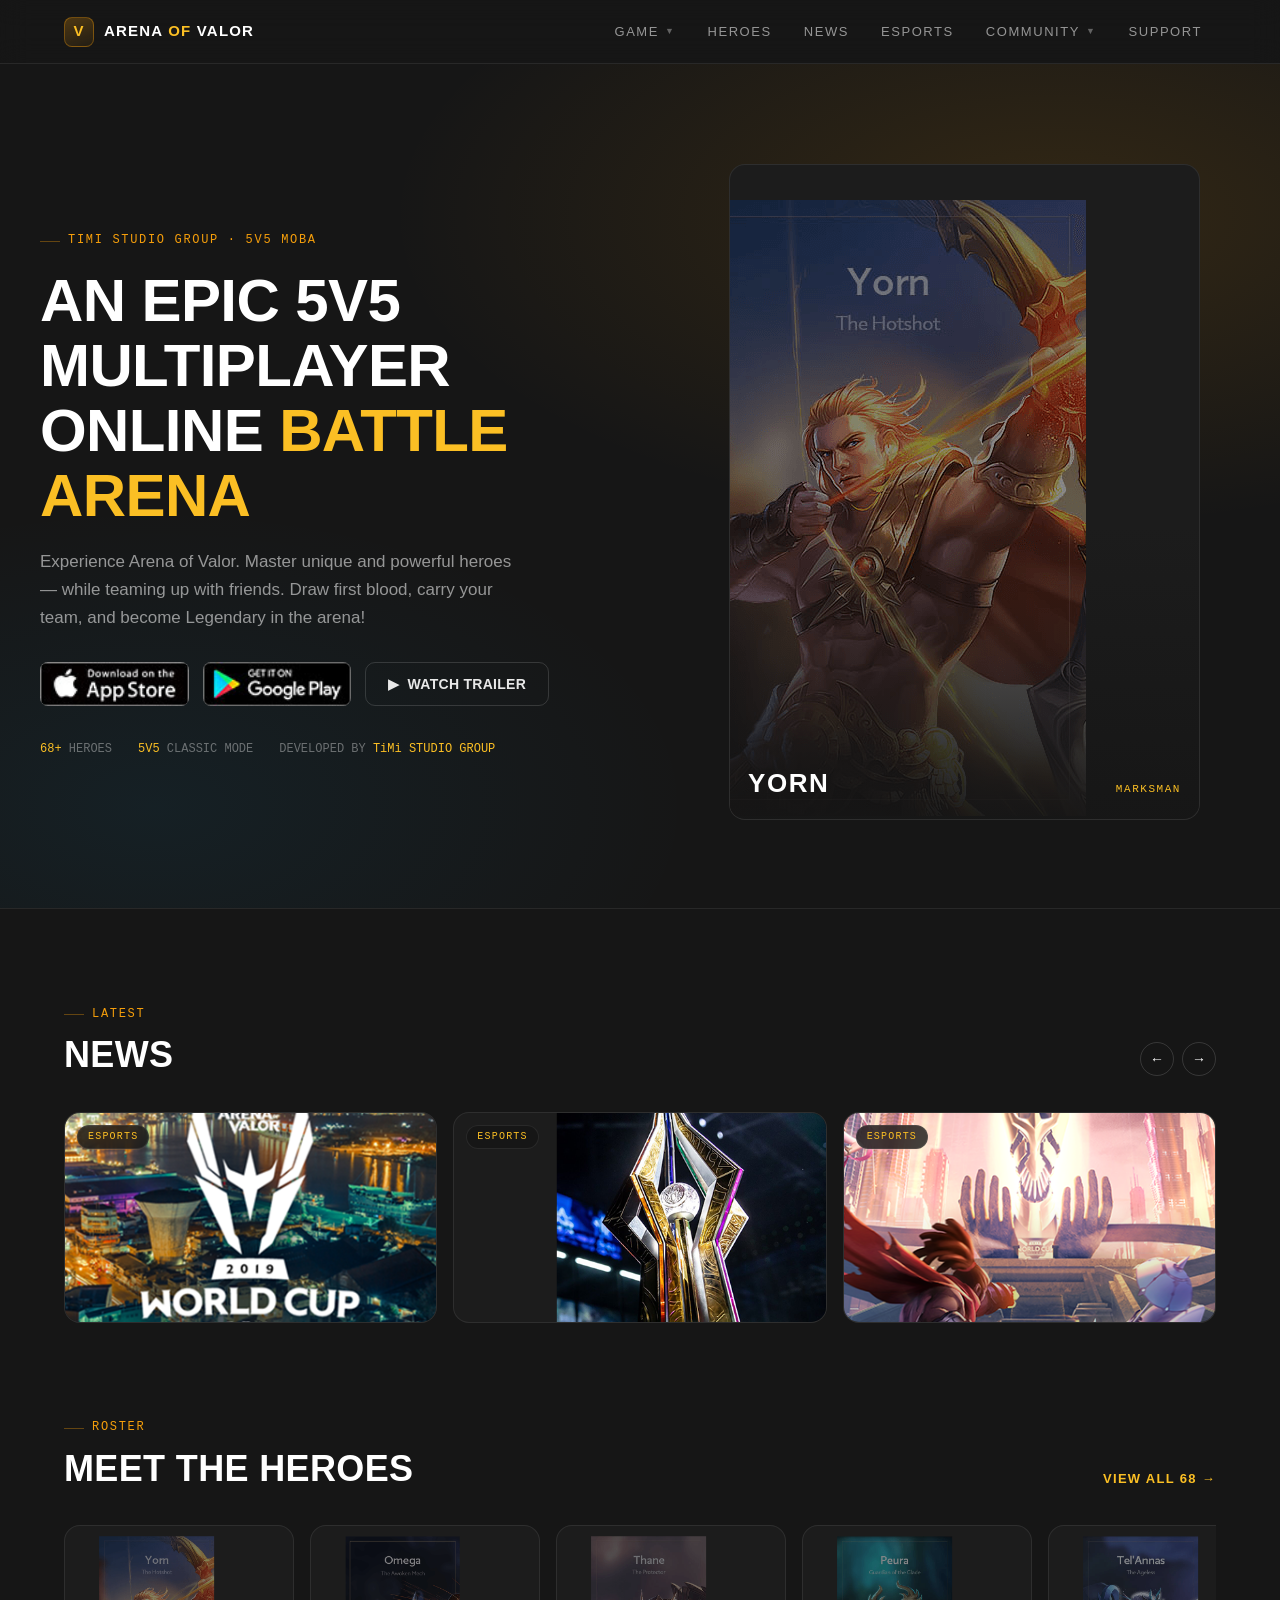
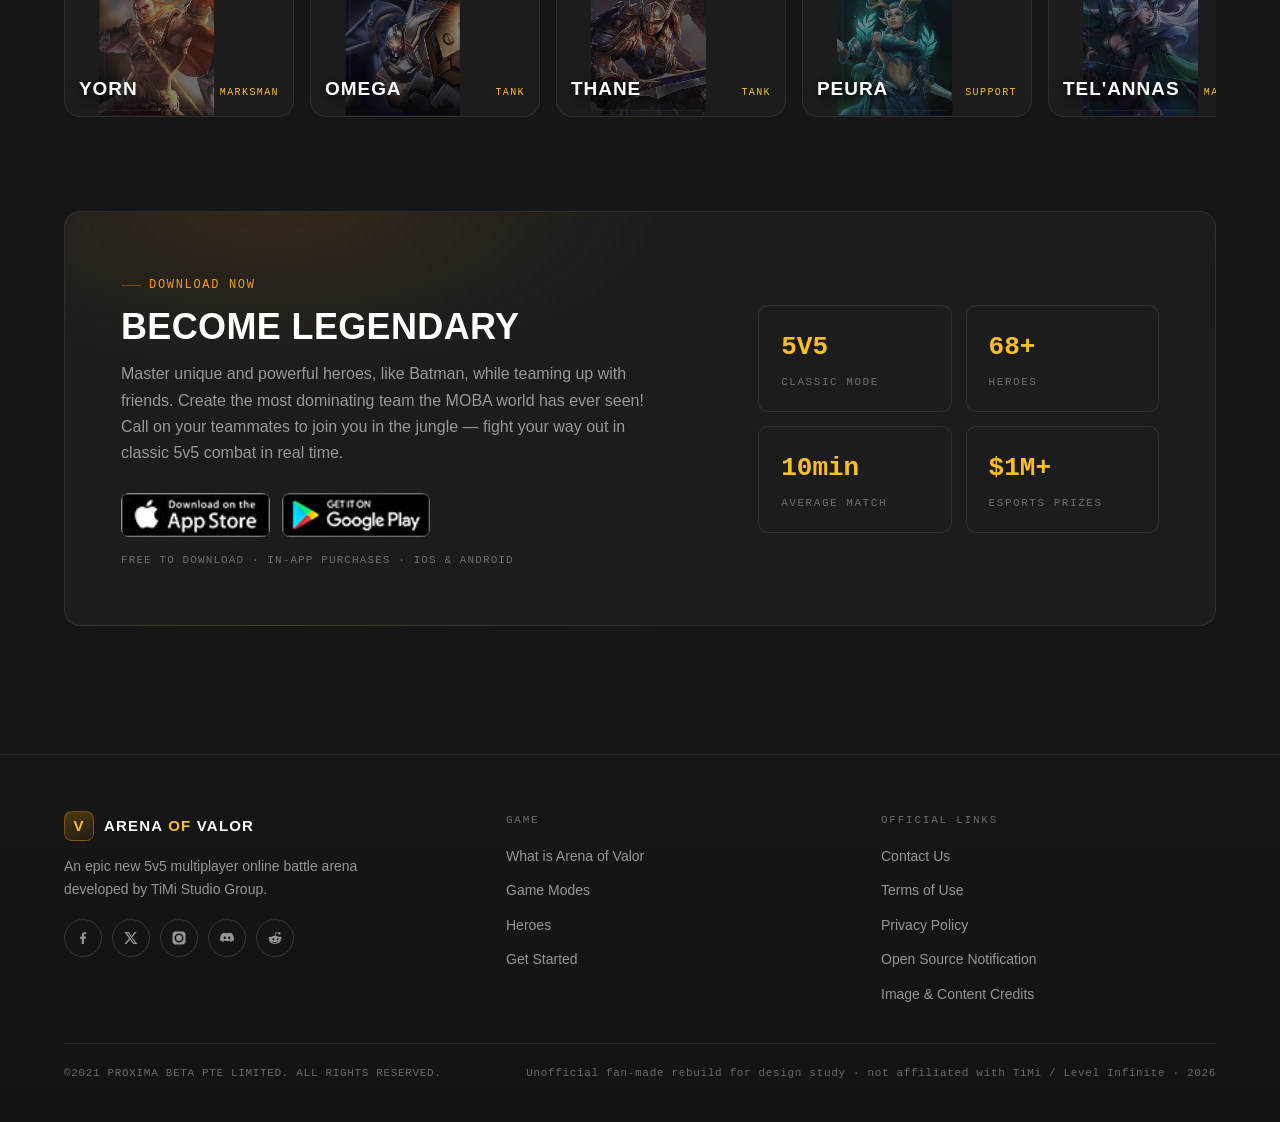
<file: index.html>
<!DOCTYPE html>
<html lang="en">
<head>
<meta charset="UTF-8">
<meta name="viewport" content="width=device-width, initial-scale=1">
<title>Arena of Valor — Epic 5v5 MOBA | Fan Rebuild</title>
<meta name="description" content="Experience Arena of Valor, an epic new 5v5 multiplayer online battle arena (MOBA) developed by TiMi Studio Group. Master unique heroes and become Legendary in the arena.">
<meta property="og:title" content="Arena of Valor — Epic 5v5 MOBA">
<meta property="og:description" content="Master unique and powerful heroes while teaming up with friends. Draw first blood, carry your team, and become Legendary!">
<meta property="og:type" content="website">
<link rel="icon" href="data:image/svg+xml,%3Csvg xmlns='http://www.w3.org/2000/svg' viewBox='0 0 32 32'%3E%3Crect width='32' height='32' rx='7' fill='%23161616'/%3E%3Ctext x='16' y='23' font-size='20' font-weight='800' font-family='Arial' fill='%23f59e0b' text-anchor='middle'%3EV%3C/text%3E%3C/svg%3E">
<link rel="stylesheet" href="assets/css/main.css">
</head>
<body>

<!-- ================= NAV ================= -->
<header class="nav">
  <div class="nav-inner">
    <a class="brand" href="index.html" aria-label="Arena of Valor home">
      <span class="brand-mark">V</span>
      <span>ARENA <b>OF</b> VALOR</span>
    </a>
    <button class="nav-burger" aria-label="Toggle menu" aria-expanded="false">☰</button>
    <ul class="nav-links">
      <li class="has-drop">
        <a class="nav-link" href="game.html">GAME <span class="caret">▼</span></a>
        <div class="dropdown">
          <a href="game.html"><span>What is Arena of Valor</span></a>
          <a href="game.html#modes"><span>Game Modes</span></a>
          <a href="game.html#roles"><span>Hero Classes</span></a>
          <a href="game.html#start"><span>Get Started</span></a>
        </div>
      </li>
      <li><a class="nav-link" href="heroes.html">HEROES</a></li>
      <li><a class="nav-link" href="news.html">NEWS</a></li>
      <li><a class="nav-link" href="esports.html">ESPORTS</a></li>
      <li class="has-drop">
        <a class="nav-link" href="#community">COMMUNITY <span class="caret">▼</span></a>
        <div class="dropdown">
          <a href="https://www.facebook.com/ArenaofValor/" target="_blank" rel="noopener"><span>Facebook</span></a>
          <a href="https://www.twitter.com/ArenaofValor" target="_blank" rel="noopener"><span>Twitter / X</span></a>
          <a href="https://www.instagram.com/arenaofvalor/" target="_blank" rel="noopener"><span>Instagram</span></a>
          <a href="https://discord.gg/hwtF5zs" target="_blank" rel="noopener"><span>Discord</span></a>
          <a href="https://www.reddit.com/r/arenaofvalor/" target="_blank" rel="noopener"><span>Reddit</span></a>
        </div>
      </li>
      <li><a class="nav-link" href="https://global.yzfchat.com/newgames/scene_product.html?scene_id=1742375852240970&amp;gameid=1135&amp;platid=2&amp;topc=1&amp;lang_type=en" target="_blank" rel="noopener">SUPPORT</a></li>
    </ul>
  </div>
</header>

<main>
  <!-- ================= HERO ================= -->
  <section class="hero">
    <div class="hero-bg"></div>
    <div class="wrap hero-grid">
      <div class="hero-copy">
        <span class="eyebrow">TiMi Studio Group · 5V5 MOBA</span>
        <h1 class="h1">AN EPIC 5V5<br>MULTIPLAYER<br>ONLINE <em>BATTLE ARENA</em></h1>
        <p class="hero-sub">Experience Arena of Valor. Master unique and powerful heroes — while teaming up with friends. Draw first blood, carry your team, and become Legendary in the arena!</p>
        <div class="hero-cta">
          <a class="store-btn" href="https://itunes.apple.com/app/id1150318642" target="_blank" rel="noopener" aria-label="Download on the App Store">
            <img src="assets/img/store/btn_ios.jpg" alt="Download on the App Store">
          </a>
          <a class="store-btn" href="https://play.google.com/store/apps/details?id=com.ngame.allstar.eu" target="_blank" rel="noopener" aria-label="Get it on Google Play">
            <img src="assets/img/store/btn_gp.jpg" alt="Get it on Google Play">
          </a>
          <button class="btn btn-ghost" type="button" data-video>▶&nbsp; WATCH TRAILER</button>
        </div>
        <div class="hero-meta">
          <span><b>68+</b> HEROES</span>
          <span><b>5V5</b> CLASSIC MODE</span>
          <span>DEVELOPED BY <b>TiMi STUDIO GROUP</b></span>
        </div>
      </div>
      <figure class="hero-art">
        <img src="assets/img/heroes/112_featured.png" alt="Yorn official art" width="785" height="654">
        <figcaption class="hero-art-cap">
          <span class="name">Yorn</span>
          <span class="role">Marksman</span>
        </figcaption>
      </figure>
    </div>
  </section>

  <!-- ================= NEWS BANNERS ================= -->
  <section class="section" id="news-strip">
    <div class="wrap">
      <div class="sec-head reveal">
        <div>
          <span class="eyebrow">Latest</span>
          <h2 class="h2" style="margin-top:10px">News</h2>
        </div>
        <div class="banner-nav">
          <button type="button" data-prev aria-label="Previous news">←</button>
          <button type="button" data-next aria-label="Next news">→</button>
        </div>
      </div>
    </div>
    <div class="wrap" data-carousel data-auto>
      <div class="banner-track">
        <a class="banner-card" href="https://www.arenaofvalor.com/webplat/info/news_version3/26190/33375/33738/33739/m19427/201903/798977.shtml" target="_blank" rel="noopener">
          <img src="assets/img/news/banner-1.png" alt="AWC 2019 Global Ban Pick" loading="lazy">
          <span class="tag">Esports</span>
        </a>
        <a class="banner-card" href="https://www.arenaofvalor.com/webplat/info/news_version3/26190/33375/33738/33739/m19427/201812/782271.shtml" target="_blank" rel="noopener">
          <img src="assets/img/news/banner-2.png" alt="AIC 2018 J Team wins it all" loading="lazy">
          <span class="tag">Esports</span>
        </a>
        <a class="banner-card" href="https://www.arenaofvalor.com/webplat/info/news_version3/26190/33375/33738/33739/m19427/201906/812617.shtml" target="_blank" rel="noopener">
          <img src="assets/img/news/banner-3.png" alt="AWC group stage draw" loading="lazy">
          <span class="tag">Esports</span>
        </a>
      </div>
    </div>
  </section>

  <!-- ================= MEET THE HEROES ================= -->
  <section class="section">
    <div class="wrap">
      <div class="sec-head reveal">
        <div>
          <span class="eyebrow">Roster</span>
          <h2 class="h2" style="margin-top:10px">Meet the Heroes</h2>
        </div>
        <a class="more" href="heroes.html">VIEW ALL 68 →</a>
      </div>
    </div>
    <div class="wrap" data-carousel>
      <div class="heroes-strip">
        <a class="hero-strip-card" href="heroes.html">
          <img src="assets/img/heroes/112_featured.png" alt="Yorn — Marksman" loading="lazy">
          <span class="hero-strip-cap"><span class="name">Yorn</span><span class="role">Marksman</span></span>
        </a>
        <a class="hero-strip-card" href="heroes.html">
          <img src="assets/img/heroes/114_featured.png" alt="Omega — Tank" loading="lazy">
          <span class="hero-strip-cap"><span class="name">Omega</span><span class="role">Tank</span></span>
        </a>
        <a class="hero-strip-card" href="heroes.html">
          <img src="assets/img/heroes/135_featured.png" alt="Thane — Tank" loading="lazy">
          <span class="hero-strip-cap"><span class="name">Thane</span><span class="role">Tank</span></span>
        </a>
        <a class="hero-strip-card" href="heroes.html">
          <img src="assets/img/heroes/184_featured.png" alt="Peura — Support" loading="lazy">
          <span class="hero-strip-cap"><span class="name">Peura</span><span class="role">Support</span></span>
        </a>
        <a class="hero-strip-card" href="heroes.html">
          <img src="assets/img/heroes/501_featured.png" alt="Tel'Annas — Marksman" loading="lazy">
          <span class="hero-strip-cap"><span class="name">Tel'Annas</span><span class="role">Marksman</span></span>
        </a>
      </div>
    </div>
  </section>

  <!-- ================= DOWNLOAD ================= -->
  <section class="section">
    <div class="wrap">
      <div class="dl-band reveal">
        <div>
          <span class="eyebrow">Download now</span>
          <h2 class="h2" style="margin-top:10px">Become Legendary</h2>
          <p>Master unique and powerful heroes, like Batman, while teaming up with friends. Create the most dominating team the MOBA world has ever seen! Call on your teammates to join you in the jungle — fight your way out in classic 5v5 combat in real time.</p>
          <div class="stores">
            <a class="store-btn" href="https://itunes.apple.com/app/id1150318642" target="_blank" rel="noopener"><img src="assets/img/store/btn_ios.jpg" alt="Download on the App Store"></a>
            <a class="store-btn" href="https://play.google.com/store/apps/details?id=com.ngame.allstar.eu" target="_blank" rel="noopener"><img src="assets/img/store/btn_gp.jpg" alt="Get it on Google Play"></a>
          </div>
          <div class="dl-note">Free to download · In-app purchases · iOS &amp; Android</div>
        </div>
        <div>
          <div class="stat-row" style="grid-template-columns:repeat(2,1fr)">
            <div class="stat"><div class="v">5V5</div><div class="k">Classic Mode</div></div>
            <div class="stat"><div class="v">68+</div><div class="k">Heroes</div></div>
            <div class="stat"><div class="v">10min</div><div class="k">Average Match</div></div>
            <div class="stat"><div class="v">$1M+</div><div class="k">Esports Prizes</div></div>
          </div>
        </div>
      </div>
    </div>
  </section>
</main>

<!-- ================= FOOTER ================= -->
<footer class="footer" id="community">
  <div class="wrap">
    <div class="footer-grid">
      <div>
        <a class="brand" href="index.html"><span class="brand-mark">V</span><span>ARENA <b>OF</b> VALOR</span></a>
        <p class="muted" style="font-size:14px;max-width:38ch;margin-top:14px">An epic new 5v5 multiplayer online battle arena developed by TiMi Studio Group.</p>
        <div class="social-row" style="margin-top:18px">
          <a href="https://www.facebook.com/ArenaofValor/" target="_blank" rel="noopener" aria-label="Facebook"><svg viewBox="0 0 24 24" fill="currentColor"><path d="M13.5 21v-8h2.7l.4-3.1h-3.1V7.9c0-.9.25-1.5 1.55-1.5h1.65V3.6c-.3-.04-1.3-.13-2.45-.13-2.4 0-4.05 1.47-4.05 4.17v2.33H7.5V13h2.7v8h3.3z"/></svg></a>
          <a href="https://www.twitter.com/ArenaofValor" target="_blank" rel="noopener" aria-label="Twitter"><svg viewBox="0 0 24 24" fill="currentColor"><path d="M17.5 3h3.1l-6.8 7.8L21.8 21h-6.3l-4.9-6.4L5 21H1.9l7.3-8.3L2.2 3h6.4l4.4 5.9L17.5 3zm-1.1 16.1h1.7L7.7 4.8H5.9l10.5 14.3z"/></svg></a>
          <a href="https://www.instagram.com/arenaofvalor/" target="_blank" rel="noopener" aria-label="Instagram"><svg viewBox="0 0 24 24" fill="currentColor"><path d="M12 2.2c3.2 0 3.6 0 4.85.07 1.17.05 1.8.25 2.23.41.56.22.96.48 1.38.9.42.42.68.82.9 1.38.16.42.36 1.06.41 2.23.06 1.26.07 1.64.07 4.81s-.01 3.55-.07 4.81c-.05 1.17-.25 1.8-.41 2.23a3.7 3.7 0 0 1-.9 1.38c-.42.42-.82.68-1.38.9-.42.16-1.06.36-2.23.41-1.26.06-1.64.07-4.85.07s-3.59-.01-4.85-.07c-1.17-.05-1.8-.25-2.23-.41a3.7 3.7 0 0 1-1.38-.9 3.7 3.7 0 0 1-.9-1.38c-.16-.42-.36-1.06-.41-2.23C2.21 15.55 2.2 15.17 2.2 12s.01-3.55.07-4.81c.05-1.17.25-1.8.41-2.23.22-.56.48-.96.9-1.38.42-.42.82-.68 1.38-.9.42-.16 1.06-.36 2.23-.41C8.41 2.21 8.79 2.2 12 2.2zm0 3.13a6.67 6.67 0 1 0 0 13.34 6.67 6.67 0 0 0 0-13.34zm0 11a4.33 4.33 0 1 1 0-8.66 4.33 4.33 0 0 1 0 8.66zm8.5-11.3a1.56 1.56 0 1 1-3.12 0 1.56 1.56 0 0 1 3.12 0z"/></svg></a>
          <a href="https://discord.gg/hwtF5zs" target="_blank" rel="noopener" aria-label="Discord"><svg viewBox="0 0 24 24" fill="currentColor"><path d="M19.6 5.1A16.3 16.3 0 0 0 15.9 4l-.5 1a15 15 0 0 0-6.8 0L8.1 4a16.3 16.3 0 0 0-3.7 1.1C2.1 8.6 1.4 12 1.7 15.4A16.5 16.5 0 0 0 6.7 18l1-1.6a10 10 0 0 1-1.6-.8l.4-.3a11.7 11.7 0 0 0 11 0l.4.3c-.5.3-1 .6-1.6.8l1 1.6a16.4 16.4 0 0 0 5-2.6c.4-3.9-.6-7.3-2.7-10.3zM8.7 13.6c-1 0-1.8-.9-1.8-2s.8-2 1.8-2 1.8.9 1.8 2-.8 2-1.8 2zm6.6 0c-1 0-1.8-.9-1.8-2s.8-2 1.8-2 1.8.9 1.8 2-.8 2-1.8 2z"/></svg></a>
          <a href="https://www.reddit.com/r/arenaofvalor/" target="_blank" rel="noopener" aria-label="Reddit"><svg viewBox="0 0 24 24" fill="currentColor"><path d="M22 12.2c0-1.2-1-2.2-2.2-2.2-.6 0-1.1.2-1.5.6a10.9 10.9 0 0 0-5.6-1.7l1-4.5 3.2.7a1.6 1.6 0 1 0 .2-1l-3.7-.8c-.3-.1-.5.1-.6.4l-1.1 5.1c-2.2.1-4.1.7-5.7 1.8-.4-.4-.9-.6-1.5-.6A2.2 2.2 0 0 0 3.3 14c0 .3-.1.6-.1.9 0 3.2 3.9 5.8 8.8 5.8s8.8-2.6 8.8-5.8c0-.3 0-.6-.1-.9.8-.4 1.3-1.1 1.3-1.8zM8 13.7a1.5 1.5 0 1 1 3 0 1.5 1.5 0 0 1-3 0zm8.2 4.2c-1 1-2.9 1.1-4.2 1.1s-3.2-.1-4.2-1.1a.4.4 0 0 1 .6-.6c.6.6 2 .9 3.6.9s3-.3 3.6-.9a.4.4 0 1 1 .6.6zm-.2-2.7a1.5 1.5 0 1 1 0-3 1.5 1.5 0 0 1 0 3z"/></svg></a>
        </div>
      </div>
      <div>
        <h4>Game</h4>
        <ul class="footer-links">
          <li><a href="game.html">What is Arena of Valor</a></li>
          <li><a href="game.html#modes">Game Modes</a></li>
          <li><a href="heroes.html">Heroes</a></li>
          <li><a href="game.html#start">Get Started</a></li>
        </ul>
      </div>
      <div>
        <h4>Official links</h4>
        <ul class="footer-links">
          <li><a href="https://global.yzfchat.com/newgames/scene_product.html?scene_id=1742375852240970&amp;gameid=1135&amp;platid=2&amp;topc=1&amp;lang_type=en" target="_blank" rel="noopener">Contact Us</a></li>
          <li><a href="https://eulaforgames.com/rule/202410080001/ALL" target="_blank" rel="noopener">Terms of Use</a></li>
          <li><a href="https://privacy.proximabeta.com/portal/privacyPortal/AOV/" target="_blank" rel="noopener">Privacy Policy</a></li>
          <li><a href="https://www.arenaofvalor.com/a20211009team/notification.html" target="_blank" rel="noopener">Open Source Notification</a></li>
          <li><a href="CREDITS.md">Image &amp; Content Credits</a></li>
        </ul>
      </div>
    </div>
    <div class="footer-note">
      <span>©2021 PROXIMA BETA PTE LIMITED. ALL RIGHTS RESERVED.</span>
      <span>Unofficial fan-made rebuild for design study · not affiliated with TiMi / Level Infinite · <span id="year"></span></span>
    </div>
  </div>
</footer>

<!-- ================= VIDEO MODAL ================= -->
<div class="modal-root" id="video-modal" role="dialog" aria-modal="true" aria-label="Trailer video">
  <div class="modal-mask"></div>
  <div class="modal-panel">
    <button class="modal-close" type="button" aria-label="Close video">✕</button>
    <iframe class="video-frame" data-src="https://www.youtube.com/embed/JM_UdSUW1ao" title="Arena of Valor trailer" allow="autoplay; encrypted-media; picture-in-picture" allowfullscreen></iframe>
  </div>
</div>

<script src="assets/js/heroes-data.js"></script>
<script src="assets/js/main.js"></script>
</body>
</html>
</file>
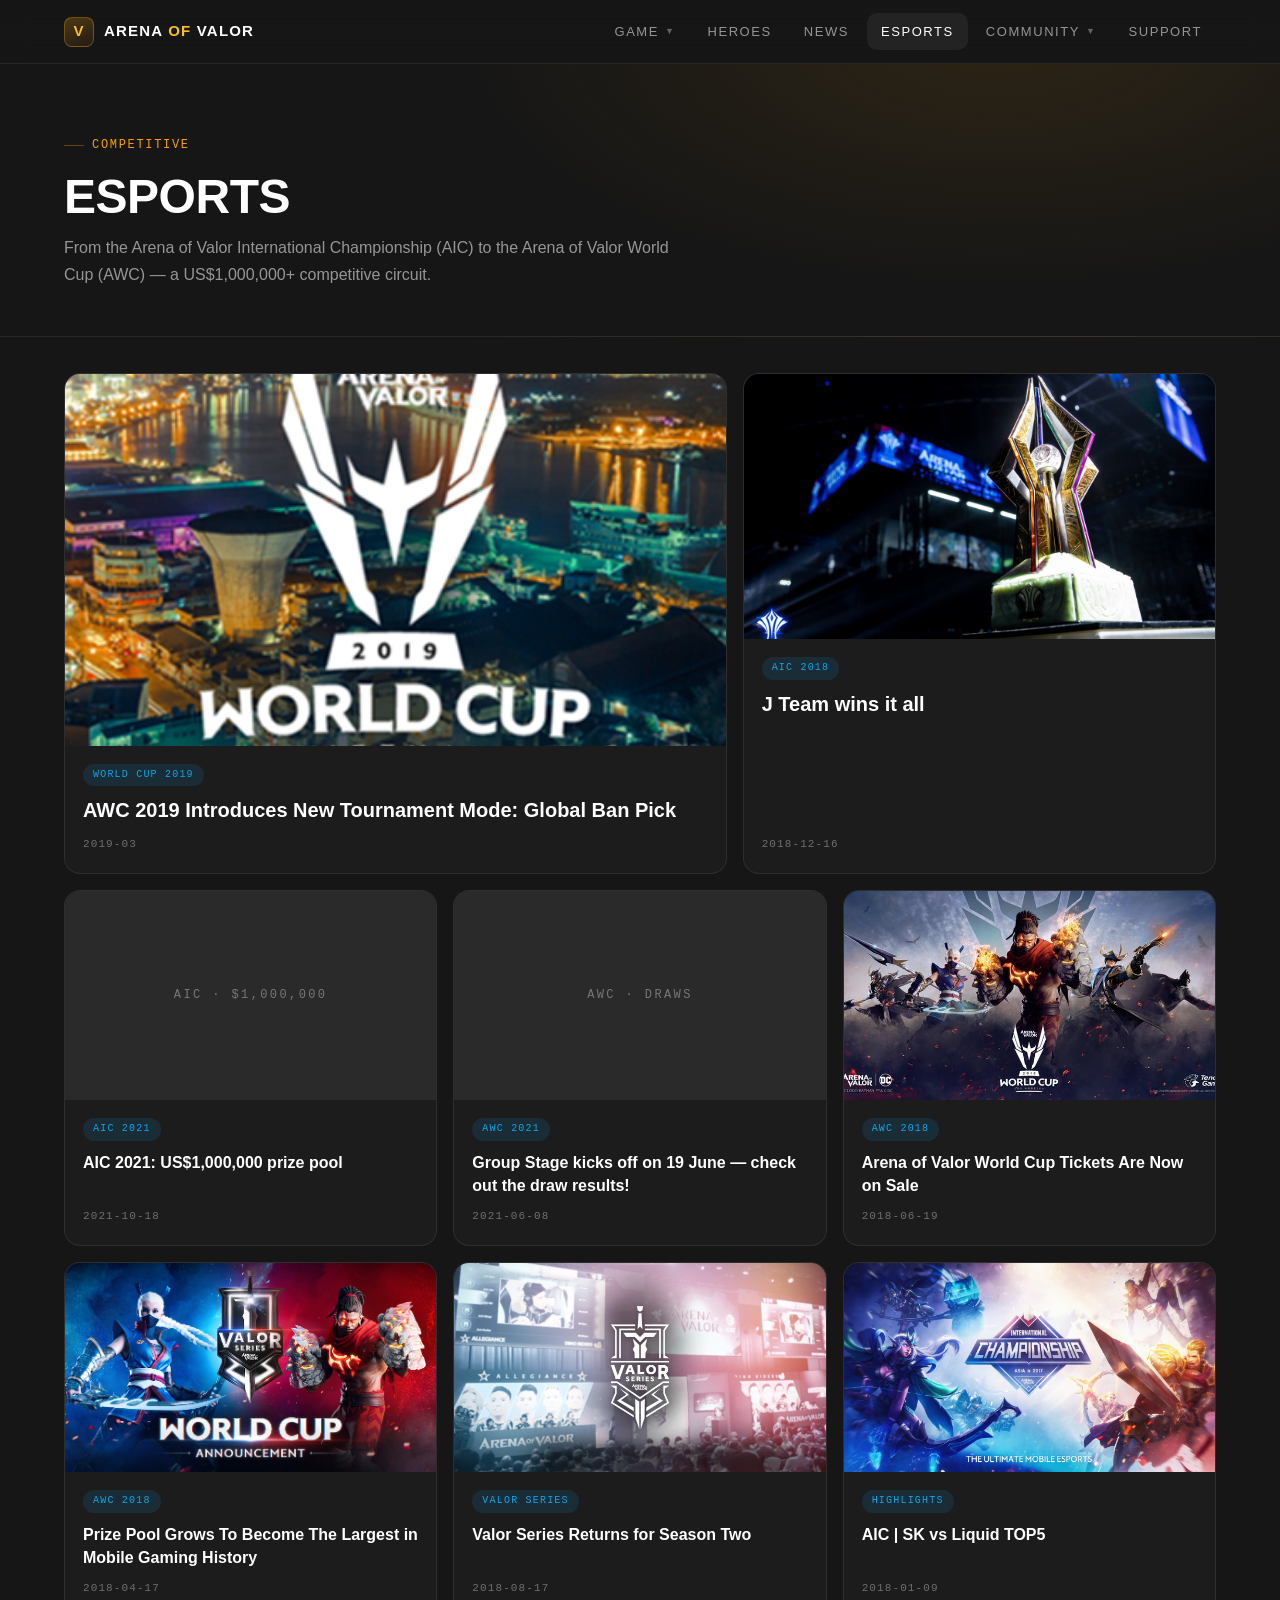
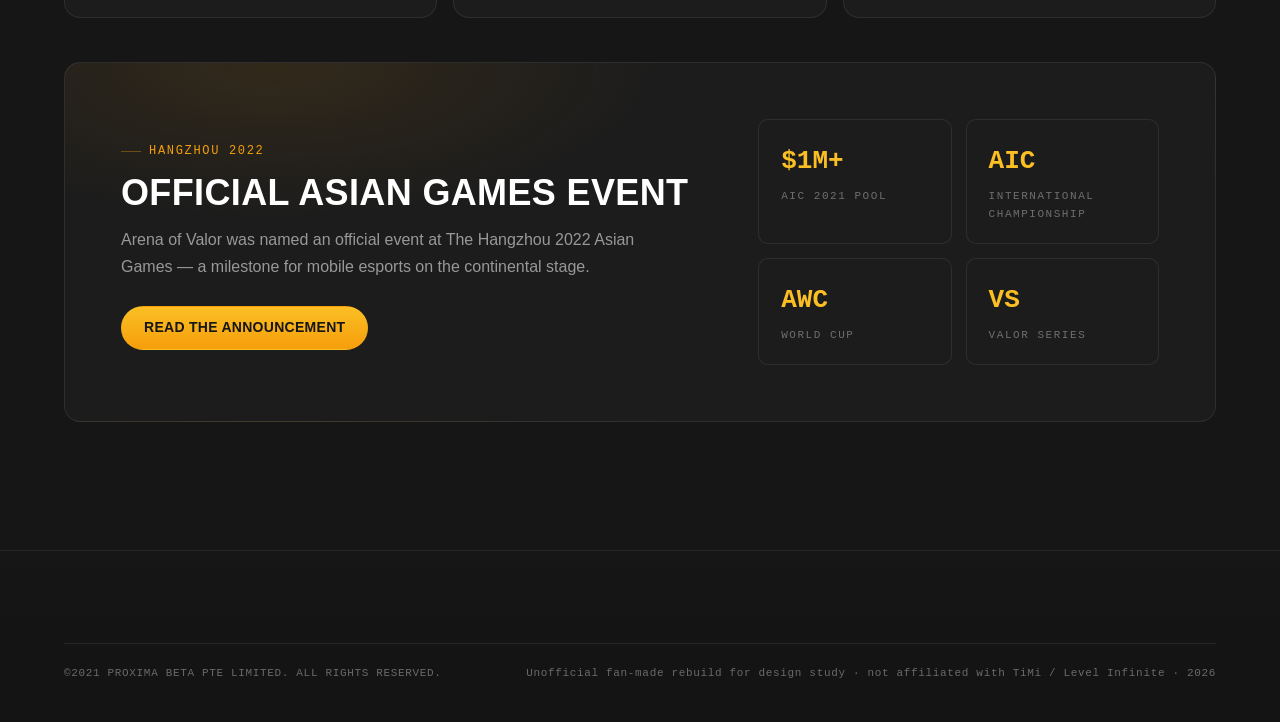
<file: esports.html>
<!DOCTYPE html>
<html lang="en">
<head>
<meta charset="UTF-8">
<meta name="viewport" content="width=device-width, initial-scale=1">
<title>Esports — Arena of Valor | Fan Rebuild</title>
<meta name="description" content="Arena of Valor esports: AIC, AWC, Valor Series and pro league coverage.">
<link rel="icon" href="data:image/svg+xml,%3Csvg xmlns='http://www.w3.org/2000/svg' viewBox='0 0 32 32'%3E%3Crect width='32' height='32' rx='7' fill='%23161616'/%3E%3Ctext x='16' y='23' font-size='20' font-weight='800' font-family='Arial' fill='%23f59e0b' text-anchor='middle'%3EV%3C/text%3E%3C/svg%3E">
<link rel="stylesheet" href="assets/css/main.css">
</head>
<body>

<header class="nav">
  <div class="nav-inner">
    <a class="brand" href="index.html" aria-label="Arena of Valor home">
      <span class="brand-mark">V</span>
      <span>ARENA <b>OF</b> VALOR</span>
    </a>
    <button class="nav-burger" aria-label="Toggle menu" aria-expanded="false">☰</button>
    <ul class="nav-links">
      <li class="has-drop">
        <a class="nav-link" href="game.html">GAME <span class="caret">▼</span></a>
        <div class="dropdown">
          <a href="game.html"><span>What is Arena of Valor</span></a>
          <a href="game.html#modes"><span>Game Modes</span></a>
          <a href="game.html#roles"><span>Hero Classes</span></a>
          <a href="game.html#start"><span>Get Started</span></a>
        </div>
      </li>
      <li><a class="nav-link" href="heroes.html">HEROES</a></li>
      <li><a class="nav-link" href="news.html">NEWS</a></li>
      <li><a class="nav-link" href="esports.html" aria-current="page">ESPORTS</a></li>
      <li class="has-drop">
        <a class="nav-link" href="index.html#community">COMMUNITY <span class="caret">▼</span></a>
        <div class="dropdown">
          <a href="https://www.facebook.com/ArenaofValor/" target="_blank" rel="noopener"><span>Facebook</span></a>
          <a href="https://www.twitter.com/ArenaofValor" target="_blank" rel="noopener"><span>Twitter / X</span></a>
          <a href="https://www.instagram.com/arenaofvalor/" target="_blank" rel="noopener"><span>Instagram</span></a>
          <a href="https://discord.gg/hwtF5zs" target="_blank" rel="noopener"><span>Discord</span></a>
          <a href="https://www.reddit.com/r/arenaofvalor/" target="_blank" rel="noopener"><span>Reddit</span></a>
        </div>
      </li>
      <li><a class="nav-link" href="https://global.yzfchat.com/newgames/scene_product.html?scene_id=1742375852240970&amp;gameid=1135&amp;platid=2&amp;topc=1&amp;lang_type=en" target="_blank" rel="noopener">SUPPORT</a></li>
    </ul>
  </div>
</header>

<main>
  <section class="page-hero">
    <div class="wrap">
      <span class="eyebrow">Competitive</span>
      <h1 class="h1">ESPORTS</h1>
      <p>From the Arena of Valor International Championship (AIC) to the Arena of Valor World Cup (AWC) — a US$1,000,000+ competitive circuit.</p>
    </div>
  </section>

  <section class="section" style="padding-top:36px">
    <div class="wrap">
      <div class="feature-split" style="margin-bottom:16px">
        <a class="article-card" href="https://www.arenaofvalor.com/webplat/info/news_version3/26190/33375/33738/33739/m19427/201903/798977.shtml" target="_blank" rel="noopener">
          <div class="pic"><img src="assets/img/news/banner-1.png" alt="AWC 2019 Global Ban Pick"></div>
          <div class="body">
            <span class="cat blue">World Cup 2019</span>
            <h3 style="font-size:20px">AWC 2019 Introduces New Tournament Mode: Global Ban Pick</h3>
            <span class="date">2019-03</span>
          </div>
        </a>
        <a class="article-card" href="https://www.arenaofvalor.com/webplat/info/news_version3/26190/33375/33732/33734/m19427/201812/782247.shtml" target="_blank" rel="noopener">
          <div class="pic"><img src="assets/img/news/es-aic2018.jpg" alt="AIC 2018 J Team wins it all"></div>
          <div class="body">
            <span class="cat blue">AIC 2018</span>
            <h3 style="font-size:20px">J Team wins it all</h3>
            <span class="date">2018-12-16</span>
          </div>
        </a>
      </div>

      <div class="article-grid">
        <a class="article-card" href="https://www.arenaofvalor.com/webplat/info/news_version3/26190/33375/33376/33731/m19427/202110/902596.shtml" target="_blank" rel="noopener">
          <div class="pic" style="display:grid;place-items:center"><span class="mono" style="font-size:12px;letter-spacing:.2em;color:var(--text-3)">AIC · $1,000,000</span></div>
          <div class="body">
            <span class="cat blue">AIC 2021</span>
            <h3>AIC 2021: US$1,000,000 prize pool</h3>
            <span class="date">2021-10-18</span>
          </div>
        </a>
        <a class="article-card" href="https://www.arenaofvalor.com/webplat/info/news_version3/26190/33375/33376/33731/m19427/202106/891817.shtml" target="_blank" rel="noopener">
          <div class="pic" style="display:grid;place-items:center"><span class="mono" style="font-size:12px;letter-spacing:.2em;color:var(--text-3)">AWC · DRAWS</span></div>
          <div class="body">
            <span class="cat blue">AWC 2021</span>
            <h3>Group Stage kicks off on 19 June — check out the draw results!</h3>
            <span class="date">2021-06-08</span>
          </div>
        </a>
        <a class="article-card" href="https://www.arenaofvalor.com/webplat/info/news_version3/26190/33375/33732/33734/m19427/201806/731010.shtml" target="_blank" rel="noopener">
          <div class="pic"><img src="assets/img/news/es-awc-tix.jpg" alt="AWC tickets on sale" loading="lazy"></div>
          <div class="body">
            <span class="cat blue">AWC 2018</span>
            <h3>Arena of Valor World Cup Tickets Are Now on Sale</h3>
            <span class="date">2018-06-19</span>
          </div>
        </a>
        <a class="article-card" href="https://www.arenaofvalor.com/webplat/info/news_version3/26190/33375/33732/33734/m19427/201804/710445.shtml" target="_blank" rel="noopener">
          <div class="pic"><img src="assets/img/news/es-awc-pool.jpg" alt="AWC prize pool" loading="lazy"></div>
          <div class="body">
            <span class="cat blue">AWC 2018</span>
            <h3>Prize Pool Grows To Become The Largest in Mobile Gaming History</h3>
            <span class="date">2018-04-17</span>
          </div>
        </a>
        <a class="article-card" href="https://www.arenaofvalor.com/webplat/info/news_version3/26190/33375/33732/33733/m19427/201808/751593.shtml" target="_blank" rel="noopener">
          <div class="pic"><img src="assets/img/news/es-vs2.jpg" alt="Valor Series Season Two" loading="lazy"></div>
          <div class="body">
            <span class="cat blue">Valor Series</span>
            <h3>Valor Series Returns for Season Two</h3>
            <span class="date">2018-08-17</span>
          </div>
        </a>
        <a class="article-card" href="https://www.arenaofvalor.com/webplat/info/news_version3/26190/33375/33732/33733/m19427/201801/680498.shtml" target="_blank" rel="noopener">
          <div class="pic"><img src="assets/img/news/es-top5.jpg" alt="AIC SK vs Liquid TOP5" loading="lazy"></div>
          <div class="body">
            <span class="cat blue">Highlights</span>
            <h3>AIC | SK vs Liquid TOP5</h3>
            <span class="date">2018-01-09</span>
          </div>
        </a>
      </div>

      <div class="dl-band reveal" style="margin-top:44px">
        <div>
          <span class="eyebrow">Hangzhou 2022</span>
          <h2 class="h2" style="margin-top:10px">Official Asian Games Event</h2>
          <p>Arena of Valor was named an official event at The Hangzhou 2022 Asian Games — a milestone for mobile esports on the continental stage.</p>
          <a class="btn btn-gold" href="https://www.arenaofvalor.com/webplat/info/news_version3/26190/33375/33376/33731/m19427/202111/903876.shtml" target="_blank" rel="noopener">READ THE ANNOUNCEMENT</a>
        </div>
        <div>
          <div class="stat-row" style="grid-template-columns:repeat(2,1fr)">
            <div class="stat"><div class="v">$1M+</div><div class="k">AIC 2021 Pool</div></div>
            <div class="stat"><div class="v">AIC</div><div class="k">International Championship</div></div>
            <div class="stat"><div class="v">AWC</div><div class="k">World Cup</div></div>
            <div class="stat"><div class="v">VS</div><div class="k">Valor Series</div></div>
          </div>
        </div>
      </div>
    </div>
  </section>
</main>

<footer class="footer">
  <div class="wrap">
    <div class="footer-note">
      <span>©2021 PROXIMA BETA PTE LIMITED. ALL RIGHTS RESERVED.</span>
      <span>Unofficial fan-made rebuild for design study · not affiliated with TiMi / Level Infinite · <span id="year"></span></span>
    </div>
  </div>
</footer>

<script src="assets/js/heroes-data.js"></script>
<script src="assets/js/main.js"></script>
</body>
</html>
</file>
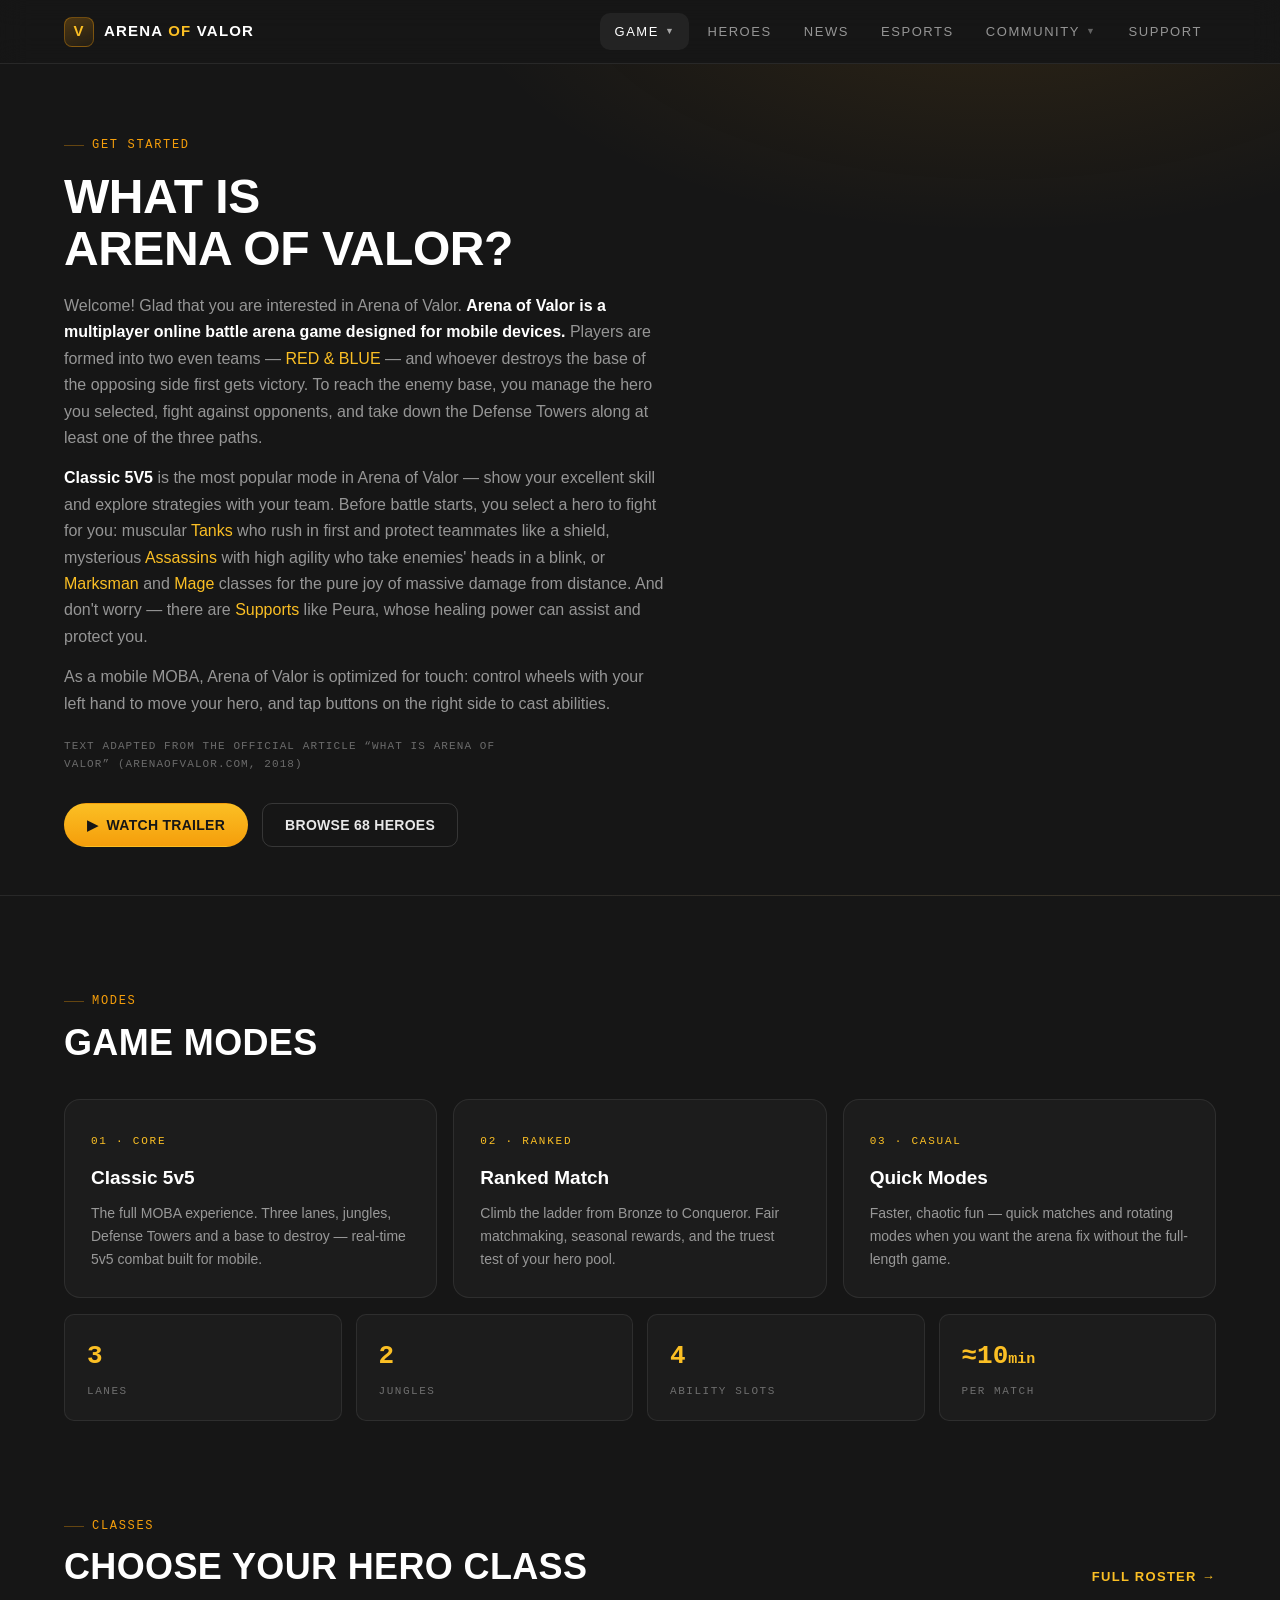
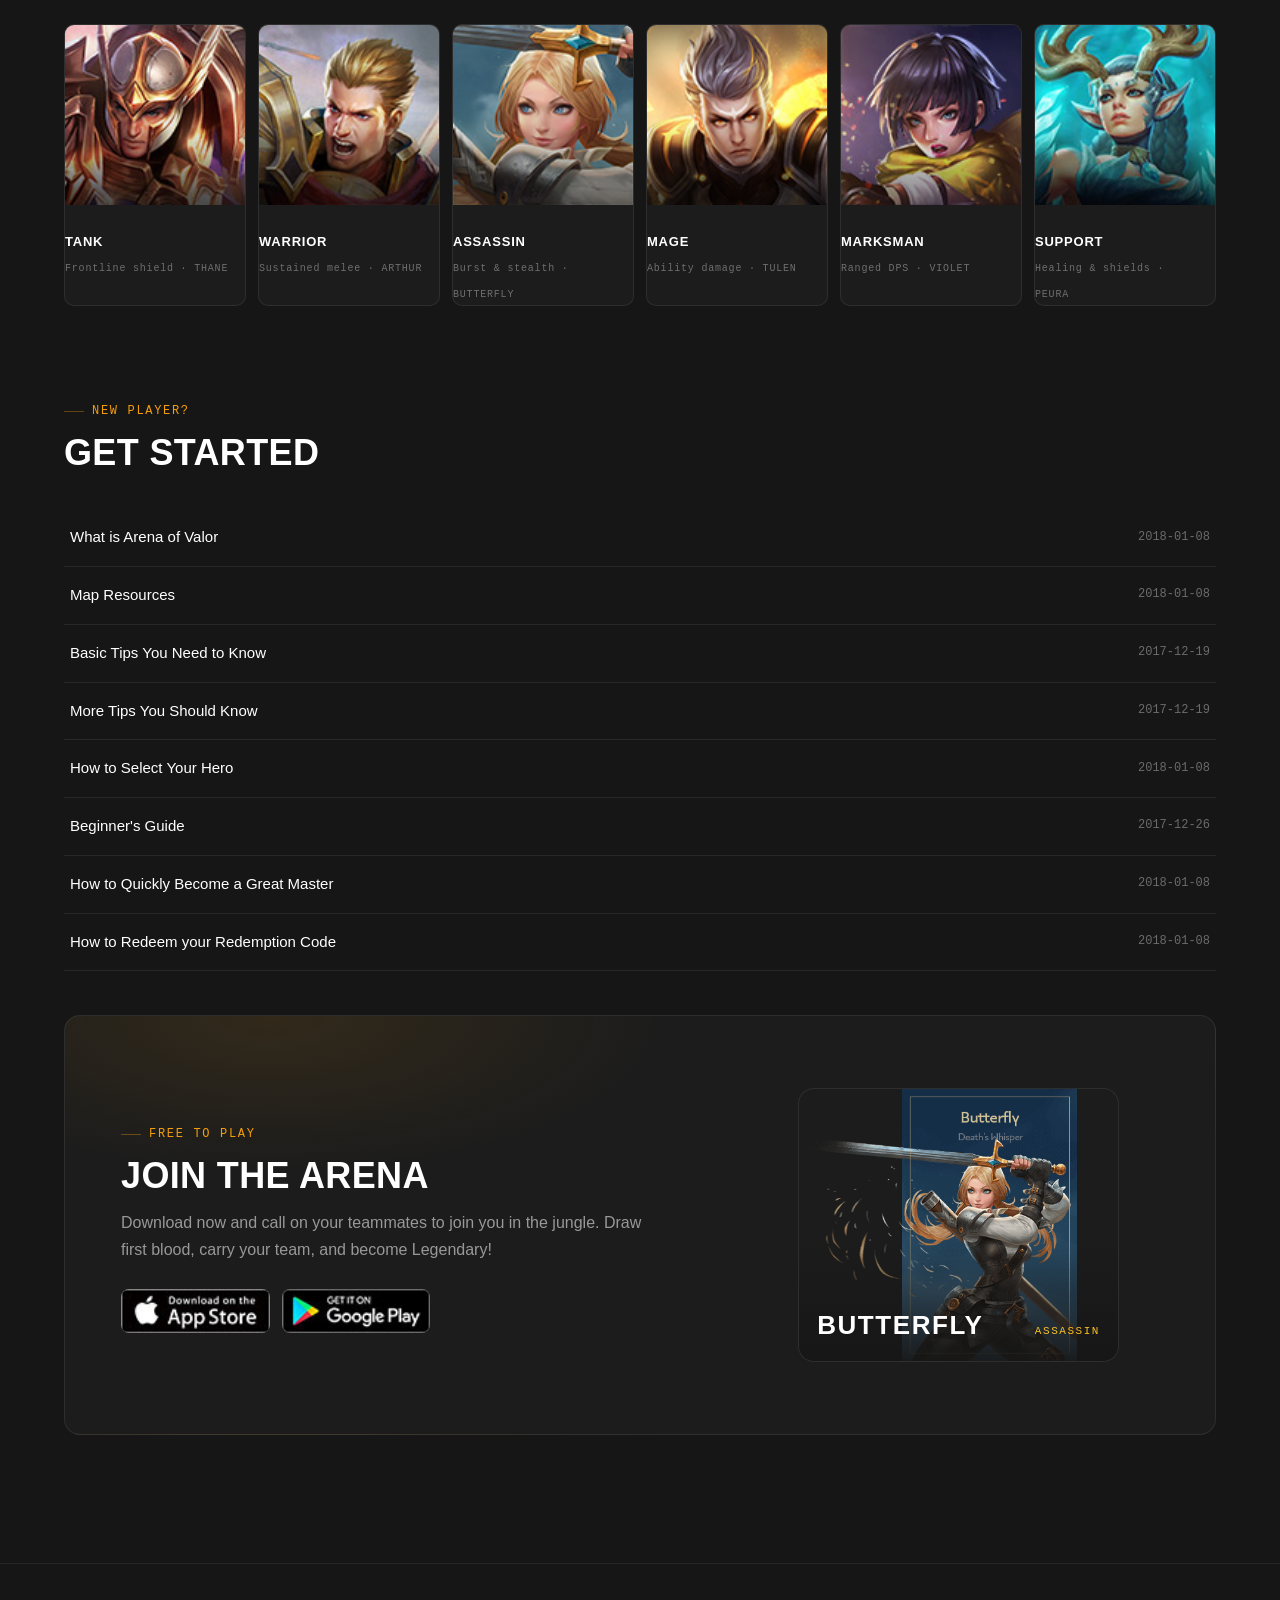
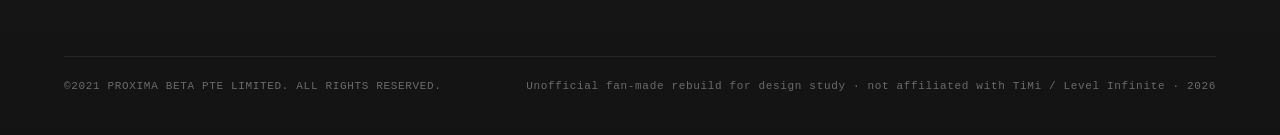
<file: game.html>
<!DOCTYPE html>
<html lang="en">
<head>
<meta charset="UTF-8">
<meta name="viewport" content="width=device-width, initial-scale=1">
<title>Game — Arena of Valor | Fan Rebuild</title>
<meta name="description" content="What is Arena of Valor? Learn the 5v5 MOBA basics, game modes and hero classes from the official game by TiMi Studio Group.">
<link rel="icon" href="data:image/svg+xml,%3Csvg xmlns='http://www.w3.org/2000/svg' viewBox='0 0 32 32'%3E%3Crect width='32' height='32' rx='7' fill='%23161616'/%3E%3Ctext x='16' y='23' font-size='20' font-weight='800' font-family='Arial' fill='%23f59e0b' text-anchor='middle'%3EV%3C/text%3E%3C/svg%3E">
<link rel="stylesheet" href="assets/css/main.css">
</head>
<body>

<header class="nav">
  <div class="nav-inner">
    <a class="brand" href="index.html" aria-label="Arena of Valor home">
      <span class="brand-mark">V</span>
      <span>ARENA <b>OF</b> VALOR</span>
    </a>
    <button class="nav-burger" aria-label="Toggle menu" aria-expanded="false">☰</button>
    <ul class="nav-links">
      <li class="has-drop">
        <a class="nav-link" href="game.html" aria-current="page">GAME <span class="caret">▼</span></a>
        <div class="dropdown">
          <a href="game.html"><span>What is Arena of Valor</span></a>
          <a href="game.html#modes"><span>Game Modes</span></a>
          <a href="game.html#roles"><span>Hero Classes</span></a>
          <a href="game.html#start"><span>Get Started</span></a>
        </div>
      </li>
      <li><a class="nav-link" href="heroes.html">HEROES</a></li>
      <li><a class="nav-link" href="news.html">NEWS</a></li>
      <li><a class="nav-link" href="esports.html">ESPORTS</a></li>
      <li class="has-drop">
        <a class="nav-link" href="index.html#community">COMMUNITY <span class="caret">▼</span></a>
        <div class="dropdown">
          <a href="https://www.facebook.com/ArenaofValor/" target="_blank" rel="noopener"><span>Facebook</span></a>
          <a href="https://www.twitter.com/ArenaofValor" target="_blank" rel="noopener"><span>Twitter / X</span></a>
          <a href="https://www.instagram.com/arenaofvalor/" target="_blank" rel="noopener"><span>Instagram</span></a>
          <a href="https://discord.gg/hwtF5zs" target="_blank" rel="noopener"><span>Discord</span></a>
          <a href="https://www.reddit.com/r/arenaofvalor/" target="_blank" rel="noopener"><span>Reddit</span></a>
        </div>
      </li>
      <li><a class="nav-link" href="https://global.yzfchat.com/newgames/scene_product.html?scene_id=1742375852240970&amp;gameid=1135&amp;platid=2&amp;topc=1&amp;lang_type=en" target="_blank" rel="noopener">SUPPORT</a></li>
    </ul>
  </div>
</header>

<main>
  <!-- WHAT IS AOV -->
  <section class="page-hero">
    <div class="wrap">
      <span class="eyebrow">Get started</span>
      <h1 class="h1">WHAT IS<br>ARENA OF VALOR?</h1>
      <div class="prose" style="margin-top:18px">
        <p>Welcome! Glad that you are interested in Arena of Valor. <b>Arena of Valor is a multiplayer online battle arena game designed for mobile devices.</b> Players are formed into two even teams — <em>RED &amp; BLUE</em> — and whoever destroys the base of the opposing side first gets victory. To reach the enemy base, you manage the hero you selected, fight against opponents, and take down the Defense Towers along at least one of the three paths.</p>
        <p style="margin-top:14px"><b>Classic 5V5</b> is the most popular mode in Arena of Valor — show your excellent skill and explore strategies with your team. Before battle starts, you select a hero to fight for you: muscular <em>Tanks</em> who rush in first and protect teammates like a shield, mysterious <em>Assassins</em> with high agility who take enemies' heads in a blink, or <em>Marksman</em> and <em>Mage</em> classes for the pure joy of massive damage from distance. And don't worry — there are <em>Supports</em> like Peura, whose healing power can assist and protect you.</p>
        <p style="margin-top:14px">As a mobile MOBA, Arena of Valor is optimized for touch: control wheels with your left hand to move your hero, and tap buttons on the right side to cast abilities.</p>
      </div>
      <p class="mono" style="margin-top:20px;font-size:11px;letter-spacing:.1em;color:var(--text-3)">TEXT ADAPTED FROM THE OFFICIAL ARTICLE “WHAT IS ARENA OF VALOR” (ARENAOFVALOR.COM, 2018)</p>
      <div class="hero-cta">
        <button class="btn btn-gold" type="button" data-video>▶&nbsp; WATCH TRAILER</button>
        <a class="btn btn-ghost" href="heroes.html">BROWSE 68 HEROES</a>
      </div>
    </div>
  </section>

  <!-- GAME MODES -->
  <section class="section" id="modes">
    <div class="wrap">
      <div class="sec-head reveal">
        <div>
          <span class="eyebrow">Modes</span>
          <h2 class="h2" style="margin-top:10px">Game Modes</h2>
        </div>
      </div>
      <div class="mode-grid">
        <div class="mode-card">
          <span class="k">01 · Core</span>
          <h3>Classic 5v5</h3>
          <p>The full MOBA experience. Three lanes, jungles, Defense Towers and a base to destroy — real-time 5v5 combat built for mobile.</p>
        </div>
        <div class="mode-card">
          <span class="k">02 · Ranked</span>
          <h3>Ranked Match</h3>
          <p>Climb the ladder from Bronze to Conqueror. Fair matchmaking, seasonal rewards, and the truest test of your hero pool.</p>
        </div>
        <div class="mode-card">
          <span class="k">03 · Casual</span>
          <h3>Quick Modes</h3>
          <p>Faster, chaotic fun — quick matches and rotating modes when you want the arena fix without the full-length game.</p>
        </div>
      </div>

      <div class="stat-row reveal" style="margin-top:16px">
        <div class="stat"><div class="v">3</div><div class="k">Lanes</div></div>
        <div class="stat"><div class="v">2</div><div class="k">Jungles</div></div>
        <div class="stat"><div class="v">4</div><div class="k">Ability Slots</div></div>
        <div class="stat"><div class="v">≈10<span style="font-size:15px">min</span></div><div class="k">Per Match</div></div>
      </div>
    </div>
  </section>

  <!-- HERO CLASSES -->
  <section class="section" id="roles">
    <div class="wrap">
      <div class="sec-head reveal">
        <div>
          <span class="eyebrow">Classes</span>
          <h2 class="h2" style="margin-top:10px">Choose Your Hero Class</h2>
        </div>
        <a class="more" href="heroes.html">FULL ROSTER →</a>
      </div>
      <div class="role-cards reveal">
        <a class="role-card" href="heroes.html">
          <img src="assets/img/heroes/135.jpg" alt="Thane — Tank" loading="lazy">
          <span class="n"><b>Tank</b><span>Frontline shield · THANE</span></span>
        </a>
        <a class="role-card" href="heroes.html">
          <img src="assets/img/heroes/166.jpg" alt="Arthur — Warrior" loading="lazy">
          <span class="n"><b>Warrior</b><span>Sustained melee · ARTHUR</span></span>
        </a>
        <a class="role-card" href="heroes.html">
          <img src="assets/img/heroes/116.jpg" alt="Butterfly — Assassin" loading="lazy">
          <span class="n"><b>Assassin</b><span>Burst &amp; stealth · BUTTERFLY</span></span>
        </a>
        <a class="role-card" href="heroes.html">
          <img src="assets/img/heroes/190.jpg" alt="Tulen — Mage" loading="lazy">
          <span class="n"><b>Mage</b><span>Ability damage · TULEN</span></span>
        </a>
        <a class="role-card" href="heroes.html">
          <img src="assets/img/heroes/111.jpg" alt="Violet — Marksman" loading="lazy">
          <span class="n"><b>Marksman</b><span>Ranged DPS · VIOLET</span></span>
        </a>
        <a class="role-card" href="heroes.html">
          <img src="assets/img/heroes/184.jpg" alt="Peura — Support" loading="lazy">
          <span class="n"><b>Support</b><span>Healing &amp; shields · PEURA</span></span>
        </a>
      </div>
    </div>
  </section>

  <!-- GET STARTED -->
  <section class="section" id="start" style="padding-top:0">
    <div class="wrap">
      <div class="sec-head reveal">
        <div>
          <span class="eyebrow">New player?</span>
          <h2 class="h2" style="margin-top:10px">Get Started</h2>
        </div>
      </div>
      <div>
        <a class="article-row" href="https://www.arenaofvalor.com/webplat/info/news_version3/26190/33375/33740/33743/m19427/201801/680175.shtml" target="_blank" rel="noopener"><span class="t">What is Arena of Valor</span><span class="d">2018-01-08</span></a>
        <a class="article-row" href="https://www.arenaofvalor.com/webplat/info/news_version3/26190/33375/33740/33743/m19427/201801/680322.shtml" target="_blank" rel="noopener"><span class="t">Map Resources</span><span class="d">2018-01-08</span></a>
        <a class="article-row" href="https://www.arenaofvalor.com/webplat/info/news_version3/26190/33375/33740/33743/m19427/201712/672087.shtml" target="_blank" rel="noopener"><span class="t">Basic Tips You Need to Know</span><span class="d">2017-12-19</span></a>
        <a class="article-row" href="https://www.arenaofvalor.com/webplat/info/news_version3/26190/33375/33740/33743/m19427/201712/675550.shtml" target="_blank" rel="noopener"><span class="t">More Tips You Should Know</span><span class="d">2017-12-19</span></a>
        <a class="article-row" href="https://www.arenaofvalor.com/webplat/info/news_version3/26190/33375/33740/33744/m19427/201801/680051.shtml" target="_blank" rel="noopener"><span class="t">How to Select Your Hero</span><span class="d">2018-01-08</span></a>
        <a class="article-row" href="https://www.arenaofvalor.com/webplat/info/news_version3/26190/33375/33740/33744/m19427/201712/675403.shtml" target="_blank" rel="noopener"><span class="t">Beginner's Guide</span><span class="d">2017-12-26</span></a>
        <a class="article-row" href="https://www.arenaofvalor.com/webplat/info/news_version3/26190/33375/33740/33744/m19427/201801/680065.shtml" target="_blank" rel="noopener"><span class="t">How to Quickly Become a Great Master</span><span class="d">2018-01-08</span></a>
        <a class="article-row" href="https://www.arenaofvalor.com/webplat/info/news_version3/26190/33375/33740/33744/m19427/201801/680058.shtml" target="_blank" rel="noopener"><span class="t">How to Redeem your Redemption Code</span><span class="d">2018-01-08</span></a>
      </div>

      <div class="dl-band reveal" style="margin-top:44px">
        <div>
          <span class="eyebrow">Free to play</span>
          <h2 class="h2" style="margin-top:10px">Join the Arena</h2>
          <p>Download now and call on your teammates to join you in the jungle. Draw first blood, carry your team, and become Legendary!</p>
          <div class="stores">
            <a class="store-btn" href="https://itunes.apple.com/app/id1150318642" target="_blank" rel="noopener"><img src="assets/img/store/btn_ios.jpg" alt="Download on the App Store"></a>
            <a class="store-btn" href="https://play.google.com/store/apps/details?id=com.ngame.allstar.eu" target="_blank" rel="noopener"><img src="assets/img/store/btn_gp.jpg" alt="Get it on Google Play"></a>
          </div>
        </div>
        <div style="display:grid;place-items:center">
          <figure class="hero-art" style="max-width:360px">
            <img src="assets/img/heroes/116_card.png" alt="Butterfly official art" style="aspect-ratio:auto;height:auto">
            <figcaption class="hero-art-cap"><span class="name">Butterfly</span><span class="role">Assassin</span></figcaption>
          </figure>
        </div>
      </div>
    </div>
  </section>
</main>

<!-- video modal -->
<div class="modal-root" id="video-modal" role="dialog" aria-modal="true" aria-label="Trailer video">
  <div class="modal-mask"></div>
  <div class="modal-panel">
    <button class="modal-close" type="button" aria-label="Close video">✕</button>
    <iframe class="video-frame" data-src="https://www.youtube.com/embed/JM_UdSUW1ao" title="Arena of Valor trailer" allow="autoplay; encrypted-media; picture-in-picture" allowfullscreen></iframe>
  </div>
</div>

<footer class="footer">
  <div class="wrap">
    <div class="footer-note">
      <span>©2021 PROXIMA BETA PTE LIMITED. ALL RIGHTS RESERVED.</span>
      <span>Unofficial fan-made rebuild for design study · not affiliated with TiMi / Level Infinite · <span id="year"></span></span>
    </div>
  </div>
</footer>

<script src="assets/js/heroes-data.js"></script>
<script src="assets/js/main.js"></script>
</body>
</html>
</file>
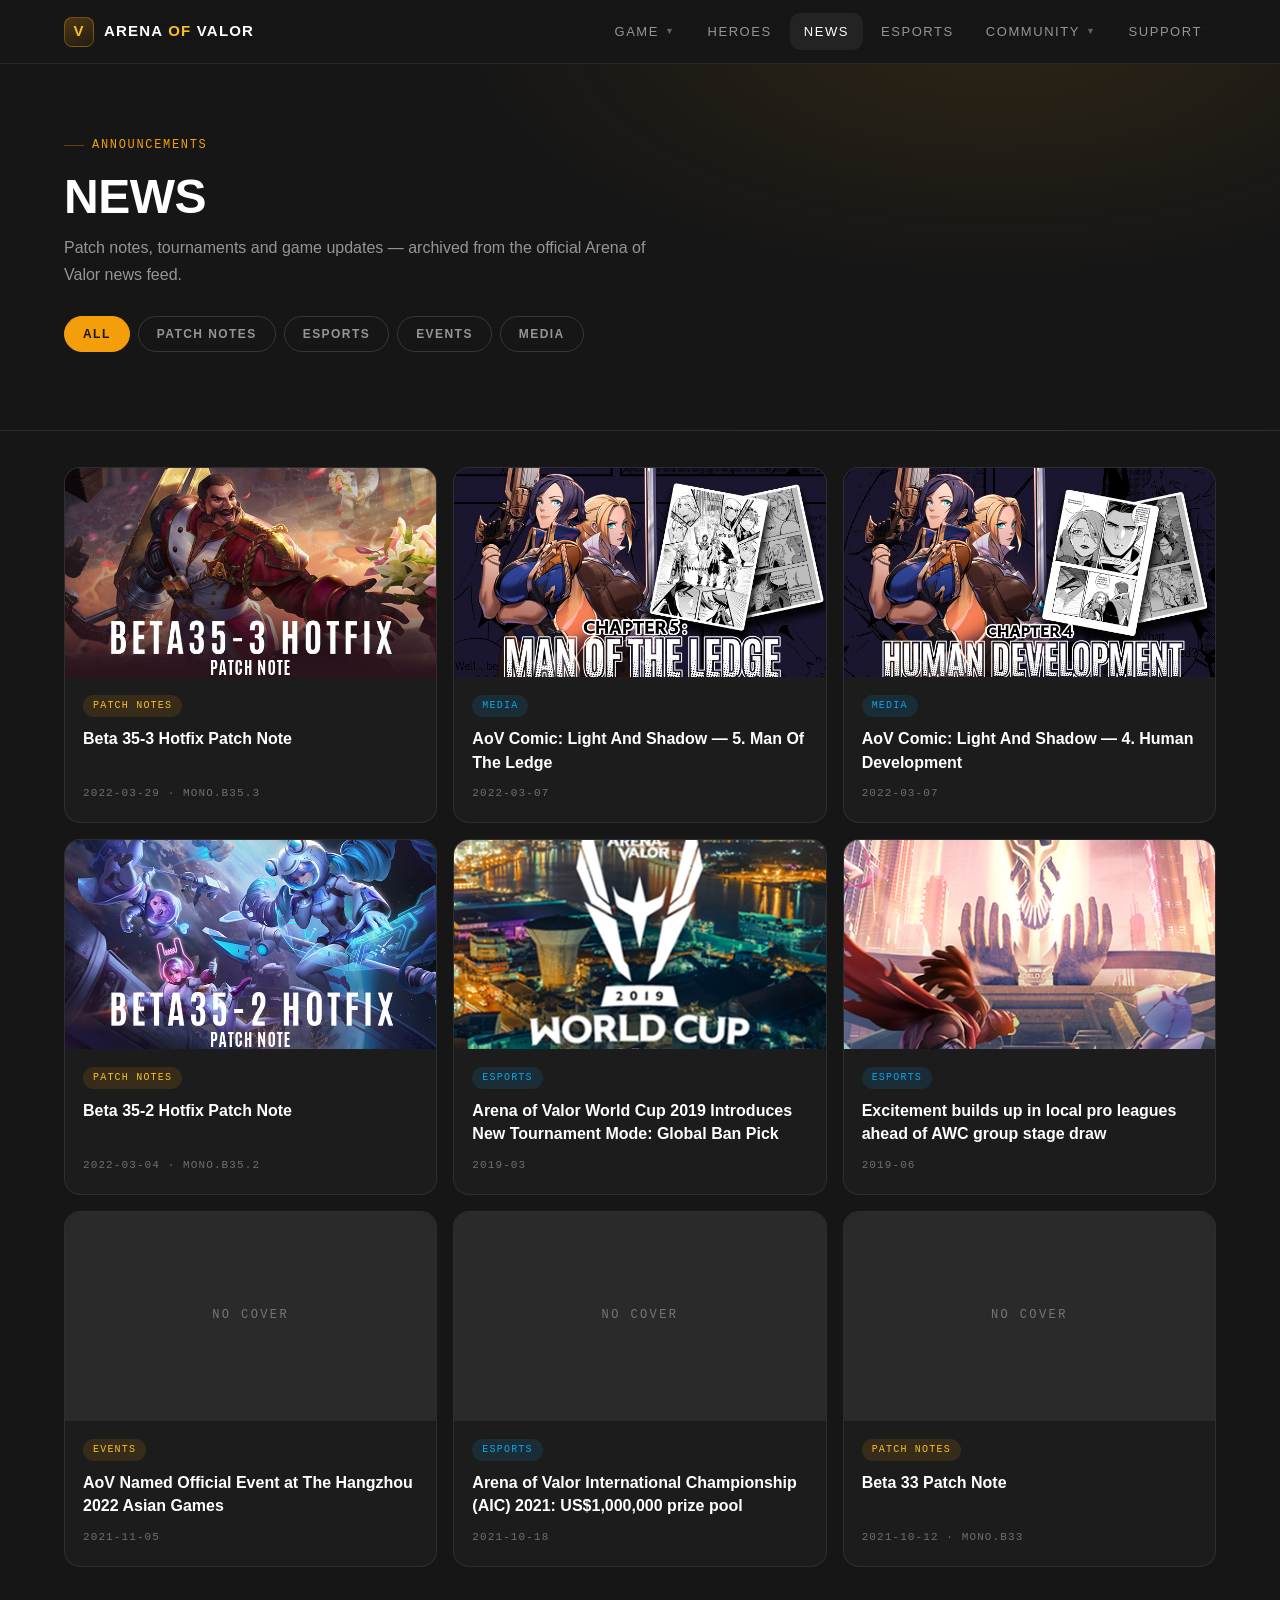
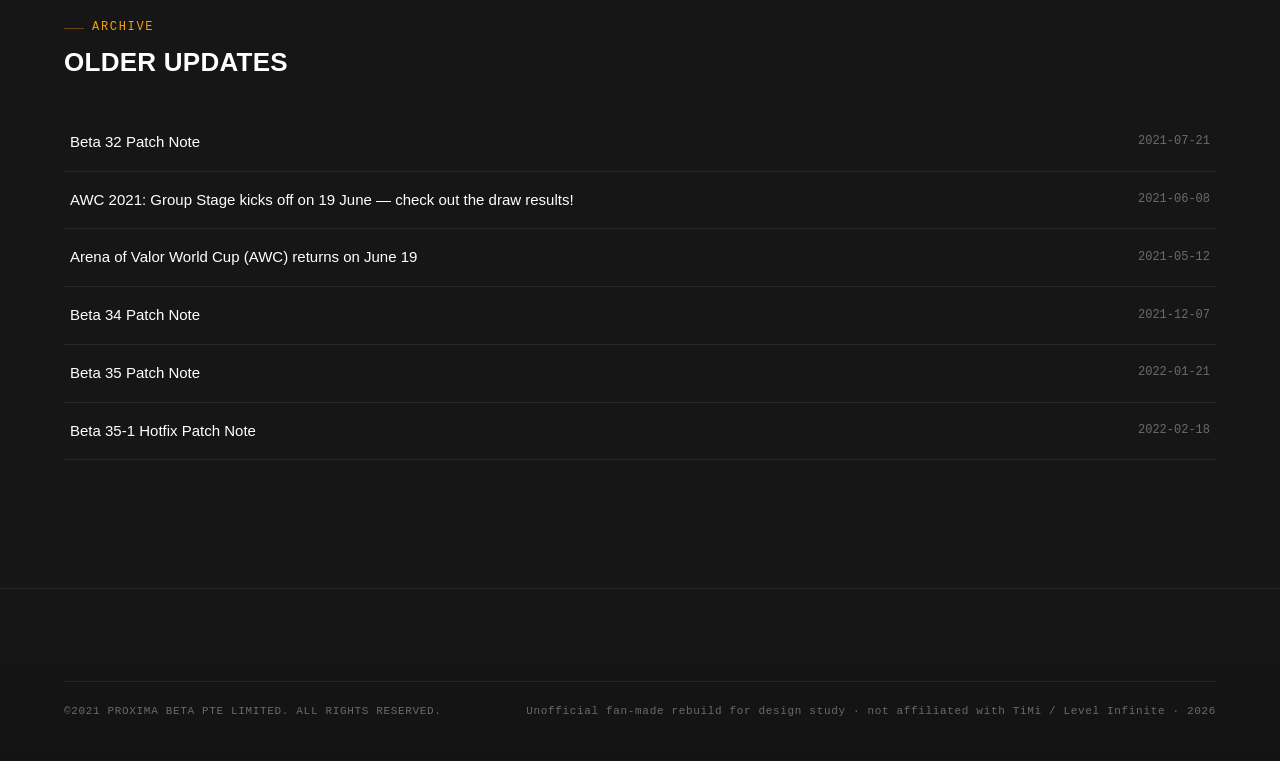
<file: news.html>
<!DOCTYPE html>
<html lang="en">
<head>
<meta charset="UTF-8">
<meta name="viewport" content="width=device-width, initial-scale=1">
<title>News — Arena of Valor | Fan Rebuild</title>
<meta name="description" content="Arena of Valor news: patch notes, esports tournaments, events and media.">
<link rel="icon" href="data:image/svg+xml,%3Csvg xmlns='http://www.w3.org/2000/svg' viewBox='0 0 32 32'%3E%3Crect width='32' height='32' rx='7' fill='%23161616'/%3E%3Ctext x='16' y='23' font-size='20' font-weight='800' font-family='Arial' fill='%23f59e0b' text-anchor='middle'%3EV%3C/text%3E%3C/svg%3E">
<link rel="stylesheet" href="assets/css/main.css">
</head>
<body>

<header class="nav">
  <div class="nav-inner">
    <a class="brand" href="index.html" aria-label="Arena of Valor home">
      <span class="brand-mark">V</span>
      <span>ARENA <b>OF</b> VALOR</span>
    </a>
    <button class="nav-burger" aria-label="Toggle menu" aria-expanded="false">☰</button>
    <ul class="nav-links">
      <li class="has-drop">
        <a class="nav-link" href="game.html">GAME <span class="caret">▼</span></a>
        <div class="dropdown">
          <a href="game.html"><span>What is Arena of Valor</span></a>
          <a href="game.html#modes"><span>Game Modes</span></a>
          <a href="game.html#roles"><span>Hero Classes</span></a>
          <a href="game.html#start"><span>Get Started</span></a>
        </div>
      </li>
      <li><a class="nav-link" href="heroes.html">HEROES</a></li>
      <li><a class="nav-link" href="news.html" aria-current="page">NEWS</a></li>
      <li><a class="nav-link" href="esports.html">ESPORTS</a></li>
      <li class="has-drop">
        <a class="nav-link" href="index.html#community">COMMUNITY <span class="caret">▼</span></a>
        <div class="dropdown">
          <a href="https://www.facebook.com/ArenaofValor/" target="_blank" rel="noopener"><span>Facebook</span></a>
          <a href="https://www.twitter.com/ArenaofValor" target="_blank" rel="noopener"><span>Twitter / X</span></a>
          <a href="https://www.instagram.com/arenaofvalor/" target="_blank" rel="noopener"><span>Instagram</span></a>
          <a href="https://discord.gg/hwtF5zs" target="_blank" rel="noopener"><span>Discord</span></a>
          <a href="https://www.reddit.com/r/arenaofvalor/" target="_blank" rel="noopener"><span>Reddit</span></a>
        </div>
      </li>
      <li><a class="nav-link" href="https://global.yzfchat.com/newgames/scene_product.html?scene_id=1742375852240970&amp;gameid=1135&amp;platid=2&amp;topc=1&amp;lang_type=en" target="_blank" rel="noopener">SUPPORT</a></li>
    </ul>
  </div>
</header>

<main>
  <section class="page-hero">
    <div class="wrap">
      <span class="eyebrow">Announcements</span>
      <h1 class="h1">NEWS</h1>
      <p>Patch notes, tournaments and game updates — archived from the official Arena of Valor news feed.</p>
      <div class="tabs" id="news-tabs" role="group" aria-label="Filter news by category">
        <button class="tab" data-cat="all" aria-pressed="true">All</button>
        <button class="tab" data-cat="patch" aria-pressed="false">Patch Notes</button>
        <button class="tab" data-cat="esports" aria-pressed="false">Esports</button>
        <button class="tab" data-cat="events" aria-pressed="false">Events</button>
        <button class="tab" data-cat="media" aria-pressed="false">Media</button>
      </div>
    </div>
  </section>

  <section class="section" style="padding-top:36px">
    <div class="wrap">
      <div class="article-grid">

        <a class="article-card" data-article="patch" href="https://www.arenaofvalor.com/webplat/info/news_version3/26190/33375/33376/33731/m19427/202203/912426.shtml" target="_blank" rel="noopener">
          <div class="pic"><img src="assets/img/news/912426.jpg" alt="Beta 35-3 Hotfix" loading="lazy"></div>
          <div class="body">
            <span class="cat">Patch Notes</span>
            <h3>Beta 35-3 Hotfix Patch Note</h3>
            <span class="date">2022-03-29 · MONO.B35.3</span>
          </div>
        </a>

        <a class="article-card" data-article="media" href="https://www.arenaofvalor.com/webplat/info/news_version3/26190/33375/33376/33731/m19427/202203/911039.shtml" target="_blank" rel="noopener">
          <div class="pic"><img src="assets/img/news/911039.jpg" alt="AoV Comic Light and Shadow part 5" loading="lazy"></div>
          <div class="body">
            <span class="cat blue">Media</span>
            <h3>AoV Comic: Light And Shadow — 5. Man Of The Ledge</h3>
            <span class="date">2022-03-07</span>
          </div>
        </a>

        <a class="article-card" data-article="media" href="https://www.arenaofvalor.com/webplat/info/news_version3/26190/33375/33376/33731/m19427/202203/911038.shtml" target="_blank" rel="noopener">
          <div class="pic"><img src="assets/img/news/911038.jpg" alt="AoV Comic Light and Shadow part 4" loading="lazy"></div>
          <div class="body">
            <span class="cat blue">Media</span>
            <h3>AoV Comic: Light And Shadow — 4. Human Development</h3>
            <span class="date">2022-03-07</span>
          </div>
        </a>

        <a class="article-card" data-article="patch" href="https://www.arenaofvalor.com/webplat/info/news_version3/26190/33375/33376/33731/m19427/202203/910970.shtml" target="_blank" rel="noopener">
          <div class="pic"><img src="assets/img/news/910970.jpg" alt="Beta 35-2 Hotfix" loading="lazy"></div>
          <div class="body">
            <span class="cat">Patch Notes</span>
            <h3>Beta 35-2 Hotfix Patch Note</h3>
            <span class="date">2022-03-04 · MONO.B35.2</span>
          </div>
        </a>

        <a class="article-card" data-article="esports" href="https://www.arenaofvalor.com/webplat/info/news_version3/26190/33375/33738/33739/m19427/201903/798977.shtml" target="_blank" rel="noopener">
          <div class="pic"><img src="assets/img/news/banner-1.png" alt="AWC 2019 Global Ban Pick" loading="lazy"></div>
          <div class="body">
            <span class="cat blue">Esports</span>
            <h3>Arena of Valor World Cup 2019 Introduces New Tournament Mode: Global Ban Pick</h3>
            <span class="date">2019-03</span>
          </div>
        </a>

        <a class="article-card" data-article="esports" href="https://www.arenaofvalor.com/webplat/info/news_version3/26190/33375/33738/33739/m19427/201906/812617.shtml" target="_blank" rel="noopener">
          <div class="pic"><img src="assets/img/news/banner-3.png" alt="AWC group stage draw" loading="lazy"></div>
          <div class="body">
            <span class="cat blue">Esports</span>
            <h3>Excitement builds up in local pro leagues ahead of AWC group stage draw</h3>
            <span class="date">2019-06</span>
          </div>
        </a>

        <a class="article-card" data-article="events" href="https://www.arenaofvalor.com/webplat/info/news_version3/26190/33375/33376/33731/m19427/202111/903876.shtml" target="_blank" rel="noopener">
          <div class="pic" style="display:grid;place-items:center"><span class="mono" style="font-size:12px;letter-spacing:.2em;color:var(--text-3)">NO COVER</span></div>
          <div class="body">
            <span class="cat">Events</span>
            <h3>AoV Named Official Event at The Hangzhou 2022 Asian Games</h3>
            <span class="date">2021-11-05</span>
          </div>
        </a>

        <a class="article-card" data-article="esports" href="https://www.arenaofvalor.com/webplat/info/news_version3/26190/33375/33376/33731/m19427/202110/902596.shtml" target="_blank" rel="noopener">
          <div class="pic" style="display:grid;place-items:center"><span class="mono" style="font-size:12px;letter-spacing:.2em;color:var(--text-3)">NO COVER</span></div>
          <div class="body">
            <span class="cat blue">Esports</span>
            <h3>Arena of Valor International Championship (AIC) 2021: US$1,000,000 prize pool</h3>
            <span class="date">2021-10-18</span>
          </div>
        </a>

        <a class="article-card" data-article="patch" href="https://www.arenaofvalor.com/webplat/info/news_version3/26190/33375/33376/33731/m19427/202110/902225.shtml" target="_blank" rel="noopener">
          <div class="pic" style="display:grid;place-items:center"><span class="mono" style="font-size:12px;letter-spacing:.2em;color:var(--text-3)">NO COVER</span></div>
          <div class="body">
            <span class="cat">Patch Notes</span>
            <h3>Beta 33 Patch Note</h3>
            <span class="date">2021-10-12 · MONO.B33</span>
          </div>
        </a>
      </div>

      <div style="margin-top:44px">
        <div class="sec-head reveal">
          <div>
            <span class="eyebrow">Archive</span>
            <h2 class="h2" style="margin-top:10px;font-size:26px">Older updates</h2>
          </div>
        </div>
        <div>
          <a class="article-row" href="https://www.arenaofvalor.com/webplat/info/news_version3/26190/33375/33376/33731/m19427/202107/895610.shtml" target="_blank" rel="noopener"><span class="t">Beta 32 Patch Note</span><span class="d">2021-07-21</span></a>
          <a class="article-row" href="https://www.arenaofvalor.com/webplat/info/news_version3/26190/33375/33376/33731/m19427/202106/891817.shtml" target="_blank" rel="noopener"><span class="t">AWC 2021: Group Stage kicks off on 19 June — check out the draw results!</span><span class="d">2021-06-08</span></a>
          <a class="article-row" href="https://www.arenaofvalor.com/webplat/info/news_version3/26190/33375/33376/33731/m19427/202105/889558.shtml" target="_blank" rel="noopener"><span class="t">Arena of Valor World Cup (AWC) returns on June 19</span><span class="d">2021-05-12</span></a>
          <a class="article-row" href="https://www.arenaofvalor.com/webplat/info/news_version3/26190/33375/33376/33731/m19427/202112/906087.shtml" target="_blank" rel="noopener"><span class="t">Beta 34 Patch Note</span><span class="d">2021-12-07</span></a>
          <a class="article-row" href="https://www.arenaofvalor.com/webplat/info/news_version3/26190/33375/33376/33731/m19427/202201/908841.shtml" target="_blank" rel="noopener"><span class="t">Beta 35 Patch Note</span><span class="d">2022-01-21</span></a>
          <a class="article-row" href="https://www.arenaofvalor.com/webplat/info/news_version3/26190/33375/33376/33731/m19427/202202/910288.shtml" target="_blank" rel="noopener"><span class="t">Beta 35-1 Hotfix Patch Note</span><span class="d">2022-02-18</span></a>
        </div>
      </div>
    </div>
  </section>
</main>

<footer class="footer">
  <div class="wrap">
    <div class="footer-note">
      <span>©2021 PROXIMA BETA PTE LIMITED. ALL RIGHTS RESERVED.</span>
      <span>Unofficial fan-made rebuild for design study · not affiliated with TiMi / Level Infinite · <span id="year"></span></span>
    </div>
  </div>
</footer>

<script src="assets/js/heroes-data.js"></script>
<script src="assets/js/main.js"></script>
</body>
</html>
</file>
<file: assets/css/main.css>
/* ==========================================================================
   Arena of Valor — Rebuild
   Design system: Tailwind v4 dark terminal system (design-system-extraction
   2026-10 / site 03-zcode) adapted to the AoV brand:
   bg #161616 · 3-level oklch surfaces · hairline rgba(255,255,255,.08)
   no shadows · radius 8/10/16/pill · amber-500 primary accent (AoV gold)
   sky-500 secondary accent · H1 60/700 · section rhythm 88px
   ========================================================================== */

:root {
  --bg-root: #161616;
  --surface: #1c1c1c;            /* oklch(0.205 0 0) */
  --surface-2: #202020;
  --raised: #2a2a2a;             /* oklch(0.269 0 0) */
  --text-1: #ffffff;
  --text-2: rgba(235, 235, 235, 0.6);
  --text-3: rgba(235, 235, 235, 0.4);
  --hairline: rgba(255, 255, 255, 0.08);
  --hairline-2: rgba(255, 255, 255, 0.14);
  --gold: #f59e0b;               /* amber-500 — AoV brand gold */
  --gold-strong: #fbbf24;
  --gold-dim: rgba(245, 158, 11, 0.12);
  --gold-line: rgba(245, 158, 11, 0.35);
  --sky: #0ea5e9;                /* secondary accent */
  --sky-dim: rgba(14, 165, 233, 0.12);
  --good: #22c55e;
  --r-sm: 8px;
  --r-md: 10px;
  --r-lg: 16px;
  --r-pill: 9999px;
  --gap-1: 12px;
  --gap-2: 16px;
  --gap-3: 20px;
  --sec-y: 88px;
  --nav-h: 64px;
  --font-sans: ui-sans-serif, -apple-system, BlinkMacSystemFont, "Segoe UI",
    Roboto, "Helvetica Neue", Arial, "PingFang SC", "Microsoft YaHei", sans-serif;
  --font-mono: ui-monospace, "SF Mono", SFMono-Regular, Menlo, Consolas,
    "Liberation Mono", monospace;
}

* { box-sizing: border-box; }
html { scroll-behavior: smooth; }
body {
  margin: 0;
  background: var(--bg-root);
  color: var(--text-1);
  font-family: var(--font-sans);
  font-size: 16px;
  line-height: 1.65;
  -webkit-font-smoothing: antialiased;
  text-rendering: optimizeLegibility;
}
img { max-width: 100%; display: block; }
a { color: inherit; text-decoration: none; }
button { font-family: inherit; cursor: pointer; }

::selection { background: var(--gold-dim); color: var(--gold-strong); }

:focus-visible {
  outline: 2px solid var(--gold);
  outline-offset: 2px;
  border-radius: 4px;
}

.wrap { max-width: 1200px; margin: 0 auto; padding: 0 24px; }

/* type scale — 60/700 · 36/600 · 24/600 · 16/400 · 13/500 */
.h1 {
  font-size: clamp(38px, 6vw, 60px);
  font-weight: 700;
  line-height: 1.08;
  letter-spacing: -0.01em;
  margin: 0;
}
.h2 {
  font-size: clamp(26px, 3.4vw, 36px);
  font-weight: 600;
  line-height: 1.15;
  letter-spacing: 0.01em;
  text-transform: uppercase;
  margin: 0;
}
.h3 { font-size: 24px; font-weight: 600; line-height: 1.25; margin: 0; }
.muted { color: var(--text-2); }
.mono { font-family: var(--font-mono); }

.eyebrow {
  display: inline-flex;
  align-items: center;
  gap: 8px;
  font-family: var(--font-mono);
  font-size: 12px;
  font-weight: 500;
  letter-spacing: 0.14em;
  text-transform: uppercase;
  color: var(--gold);
}
.eyebrow::before {
  content: "";
  width: 20px;
  height: 1px;
  background: var(--gold-line);
}

/* ==========================================================================
   Buttons — white pill primary / gold pill / ghost r10
   ========================================================================== */
.btn {
  display: inline-flex;
  align-items: center;
  justify-content: center;
  gap: 10px;
  height: 44px;
  padding: 0 22px;
  border-radius: var(--r-pill);
  border: 1px solid transparent;
  font-size: 14px;
  font-weight: 600;
  letter-spacing: 0.02em;
  transition: background 0.15s ease, border-color 0.15s ease, color 0.15s ease,
    transform 0.15s ease;
  white-space: nowrap;
}
.btn:active { transform: scale(0.98); }
.btn-gold {
  background: linear-gradient(180deg, var(--gold-strong), var(--gold));
  color: #161616;
}
.btn-gold:hover { background: var(--gold-strong); }
.btn-white { background: #fff; color: #111; }
.btn-white:hover { background: rgba(255, 255, 255, 0.88); }
.btn-ghost {
  background: transparent;
  border-color: var(--hairline-2);
  color: rgba(255, 255, 255, 0.9);
  border-radius: var(--r-md);
}
.btn-ghost:hover { background: rgba(255, 255, 255, 0.06); }

.store-btn img {
  height: 44px;
  width: auto;
  border-radius: 8px;
  transition: transform 0.15s ease, opacity 0.15s ease;
}
.store-btn img:hover { transform: translateY(-2px); opacity: 0.92; }

/* ==========================================================================
   Nav
   ========================================================================== */
.nav {
  position: sticky;
  top: 0;
  z-index: 60;
  height: var(--nav-h);
  background: rgba(22, 22, 22, 0.82);
  -webkit-backdrop-filter: blur(14px);
  backdrop-filter: blur(14px);
  border-bottom: 1px solid var(--hairline);
}
.nav-inner {
  max-width: 1200px;
  margin: 0 auto;
  padding: 0 24px;
  height: 100%;
  display: flex;
  align-items: center;
  gap: 28px;
}
.brand {
  display: inline-flex;
  align-items: center;
  gap: 10px;
  font-weight: 700;
  letter-spacing: 0.08em;
  font-size: 15px;
}
.brand-mark {
  width: 30px;
  height: 30px;
  display: grid;
  place-items: center;
  border-radius: 8px;
  background: linear-gradient(160deg, rgba(245, 158, 11, 0.25), rgba(245, 158, 11, 0.06));
  border: 1px solid var(--gold-line);
  color: var(--gold-strong);
  font-weight: 800;
  font-size: 15px;
}
.brand b { color: var(--gold-strong); }
.nav-links {
  display: flex;
  align-items: center;
  gap: 4px;
  margin-left: auto;
  list-style: none;
  padding: 0;
}
.nav-links > li { position: relative; }
.nav-link {
  display: inline-flex;
  align-items: center;
  gap: 6px;
  padding: 8px 14px;
  border-radius: var(--r-md);
  font-size: 13px;
  font-weight: 500;
  letter-spacing: 0.12em;
  color: var(--text-2);
  transition: color 0.15s ease, background 0.15s ease;
}
.nav-link:hover, .nav-link[aria-current="page"] { color: var(--text-1); background: rgba(255, 255, 255, 0.06); }
.nav-link .caret { font-size: 9px; opacity: 0.6; transition: transform 0.15s ease; }
.has-drop:hover .caret, .has-drop:focus-within .caret { transform: rotate(180deg); }

.dropdown {
  position: absolute;
  top: calc(100% + 10px);
  left: 50%;
  transform: translateX(-50%) translateY(-4px);
  min-width: 200px;
  background: var(--surface);
  border: 1px solid var(--hairline);
  border-radius: var(--r-lg);
  padding: 8px;
  opacity: 0;
  visibility: hidden;
  transition: opacity 0.16s ease, transform 0.16s ease, visibility 0.16s;
  box-shadow: 0 16px 48px rgba(0, 0, 0, 0.5);
}
.has-drop:hover .dropdown,
.has-drop:focus-within .dropdown {
  opacity: 1;
  visibility: visible;
  transform: translateX(-50%) translateY(0);
}
.dropdown a {
  display: flex;
  align-items: center;
  gap: 10px;
  padding: 9px 12px;
  border-radius: var(--r-sm);
  font-size: 13px;
  color: var(--text-2);
  transition: background 0.13s ease, color 0.13s ease;
}
.dropdown a:hover { background: rgba(255, 255, 255, 0.06); color: var(--text-1); }
.dropdown svg { width: 15px; height: 15px; flex: none; opacity: 0.75; }

.nav-burger {
  display: none;
  margin-left: auto;
  width: 40px;
  height: 40px;
  border: 1px solid var(--hairline-2);
  border-radius: var(--r-sm);
  background: transparent;
  color: var(--text-1);
  font-size: 16px;
}

/* mobile nav */
@media (max-width: 920px) {
  .nav-burger { display: inline-grid; place-items: center; }
  .nav-links {
    display: none;
    position: absolute;
    top: var(--nav-h);
    left: 0;
    right: 0;
    flex-direction: column;
    align-items: stretch;
    gap: 2px;
    background: var(--bg-root);
    border-bottom: 1px solid var(--hairline);
    padding: 12px 16px 20px;
  }
  .nav-links.open { display: flex; }
  .dropdown {
    position: static;
    transform: none;
    opacity: 1;
    visibility: visible;
    border: 0;
    background: transparent;
    padding: 0 0 6px 14px;
    box-shadow: none;
    display: none;
  }
  .has-drop:hover .dropdown, .has-drop:focus-within .dropdown { display: block; }
  .has-drop.open .dropdown { display: block; }
}

/* ==========================================================================
   Hero (home)
   ========================================================================== */
.hero {
  position: relative;
  overflow: hidden;
  border-bottom: 1px solid var(--hairline);
}
.hero-bg {
  position: absolute;
  inset: 0;
  background:
    radial-gradient(1100px 520px at 82% 18%, rgba(245, 158, 11, 0.13), transparent 60%),
    radial-gradient(900px 500px at 12% 88%, rgba(14, 165, 233, 0.07), transparent 60%);
}
.hero-grid {
  position: relative;
  display: grid;
  grid-template-columns: 1.05fr 0.95fr;
  gap: 40px;
  align-items: center;
  padding: 84px 0 72px;
}
.hero-copy .h1 { margin: 18px 0 20px; }
.hero-copy .h1 em {
  font-style: normal;
  color: var(--gold-strong);
}
.hero-sub { max-width: 52ch; color: var(--text-2); font-size: 17px; }
.hero-cta { display: flex; flex-wrap: wrap; align-items: center; gap: 14px; margin-top: 30px; }
.hero-meta {
  display: flex;
  flex-wrap: wrap;
  gap: 10px 26px;
  margin-top: 34px;
  font-family: var(--font-mono);
  font-size: 12px;
  color: var(--text-3);
}
.hero-meta b { color: var(--gold-strong); font-weight: 500; }

.hero-art {
  position: relative;
  border-radius: var(--r-lg);
  border: 1px solid var(--hairline);
  background: var(--surface);
  overflow: hidden;
}
.hero-art img {
  width: 100%;
  aspect-ratio: 785 / 654;
  object-fit: cover;
  object-position: top center;
}
.hero-art::after {
  content: "";
  position: absolute;
  inset: 0;
  background: linear-gradient(180deg, transparent 55%, rgba(22, 22, 22, 0.92));
}
.hero-art-cap {
  position: absolute;
  left: 18px;
  right: 18px;
  bottom: 14px;
  display: flex;
  align-items: baseline;
  justify-content: space-between;
  gap: 12px;
  z-index: 1;
}
.hero-art-cap .name {
  font-size: 26px;
  font-weight: 700;
  letter-spacing: 0.06em;
  text-transform: uppercase;
}
.hero-art-cap .role {
  font-family: var(--font-mono);
  font-size: 11px;
  letter-spacing: 0.14em;
  color: var(--gold-strong);
  text-transform: uppercase;
}

@media (max-width: 980px) {
  .hero-grid { grid-template-columns: 1fr; padding: 48px 0 48px; }
  .hero-art img { height: 44vh; aspect-ratio: auto; }
  .hero-art { order: -1; }
}

/* ==========================================================================
   Sections
   ========================================================================== */
.section { padding: var(--sec-y) 0; }
.section + .section { padding-top: 0; }
.sec-head {
  display: flex;
  align-items: flex-end;
  justify-content: space-between;
  gap: 20px;
  margin-bottom: 36px;
}
.sec-head .more {
  font-size: 13px;
  font-weight: 600;
  letter-spacing: 0.1em;
  color: var(--gold-strong);
  white-space: nowrap;
}
.sec-head .more:hover { color: var(--text-1); }

/* news banners */
.banner-carousel { position: relative; }
.banner-track {
  display: grid;
  grid-auto-flow: column;
  grid-auto-columns: calc((100% - 32px) / 3);
  gap: 16px;
  overflow-x: auto;
  scroll-snap-type: x mandatory;
  scrollbar-width: none;
  transition: scroll-behavior 0.2s;
}
.banner-track::-webkit-scrollbar { display: none; }
.banner-card {
  scroll-snap-align: start;
  position: relative;
  border-radius: var(--r-lg);
  overflow: hidden;
  border: 1px solid var(--hairline);
  background: var(--surface);
  transition: border-color 0.15s ease, transform 0.15s ease;
}
.banner-card:hover { border-color: var(--gold-line); transform: translateY(-3px); }
.banner-card img { width: 100%; aspect-ratio: 16 / 9; object-fit: cover; }
.banner-card .tag {
  position: absolute;
  top: 12px;
  left: 12px;
  padding: 3px 10px;
  border-radius: var(--r-pill);
  background: rgba(22, 22, 22, 0.8);
  -webkit-backdrop-filter: blur(6px);
  backdrop-filter: blur(6px);
  border: 1px solid var(--hairline);
  font-family: var(--font-mono);
  font-size: 10px;
  letter-spacing: 0.12em;
  color: var(--gold-strong);
  text-transform: uppercase;
}
.banner-nav {
  display: flex;
  gap: 8px;
}
.banner-nav button {
  width: 34px;
  height: 34px;
  border-radius: var(--r-pill);
  border: 1px solid var(--hairline-2);
  background: transparent;
  color: var(--text-1);
  font-size: 14px;
  transition: background 0.14s;
}
.banner-nav button:hover { background: rgba(255, 255, 255, 0.08); }
@media (max-width: 900px) {
  .banner-track { grid-auto-columns: calc((100% - 16px) / 2); }
}
@media (max-width: 620px) {
  .banner-track { grid-auto-columns: 100%; }
}

/* meet the heroes carousel */
.heroes-strip {
  display: grid;
  grid-auto-flow: column;
  grid-auto-columns: minmax(230px, 300px);
  gap: 16px;
  overflow-x: auto;
  scroll-snap-type: x mandatory;
  scrollbar-width: none;
  padding-bottom: 6px;
}
.heroes-strip::-webkit-scrollbar { display: none; }
.hero-strip-card {
  scroll-snap-align: start;
  position: relative;
  display: block;
  border-radius: var(--r-lg);
  overflow: hidden;
  border: 1px solid var(--hairline);
  background: var(--surface);
  transition: border-color 0.16s ease, transform 0.16s ease;
}
.hero-strip-card:hover { border-color: var(--gold-line); transform: translateY(-4px); }
.hero-strip-card img {
  width: 100%;
  aspect-ratio: 785 / 654;
  object-fit: cover;
  object-position: top center;
  filter: saturate(0.86);
  transition: filter 0.2s ease, transform 0.3s ease;
}
.hero-strip-card:hover img { filter: saturate(1.05); transform: scale(1.03); }
.hero-strip-cap {
  position: absolute;
  left: 14px;
  right: 14px;
  bottom: 12px;
  display: flex;
  align-items: baseline;
  justify-content: space-between;
}
.hero-strip-cap .name {
  font-weight: 700;
  font-size: 19px;
  letter-spacing: 0.05em;
  text-transform: uppercase;
  text-shadow: 0 2px 12px rgba(0, 0, 0, 0.8);
}
.hero-strip-cap .role {
  font-family: var(--font-mono);
  font-size: 10px;
  letter-spacing: 0.14em;
  color: var(--gold-strong);
  text-transform: uppercase;
}

/* download band */
.dl-band {
  border: 1px solid var(--hairline);
  border-radius: var(--r-lg);
  background:
    radial-gradient(600px 240px at 18% 0%, rgba(245, 158, 11, 0.1), transparent 65%),
    var(--surface);
  padding: 56px;
  display: grid;
  grid-template-columns: 1.2fr 0.8fr;
  gap: 36px;
  align-items: center;
}
.dl-band .h2 { margin-bottom: 14px; }
.dl-band p { color: var(--text-2); margin: 0 0 26px; max-width: 60ch; }
.dl-band .stores { display: flex; flex-wrap: wrap; gap: 12px; }
.dl-note {
  font-family: var(--font-mono);
  font-size: 11px;
  letter-spacing: 0.1em;
  color: var(--text-3);
  margin-top: 14px;
  text-transform: uppercase;
}
@media (max-width: 860px) {
  .dl-band { grid-template-columns: 1fr; padding: 36px 24px; }
}

/* ==========================================================================
   Page hero (subpages)
   ========================================================================== */
.page-hero {
  border-bottom: 1px solid var(--hairline);
  background:
    radial-gradient(900px 420px at 78% -10%, rgba(245, 158, 11, 0.1), transparent 60%),
    var(--bg-root);
  padding: 64px 0 48px;
}
.page-hero .h1 { margin: 16px 0 12px; font-size: clamp(32px, 5vw, 48px); }
.page-hero p { max-width: 68ch; color: var(--text-2); margin: 0; }
.page-hero .mono-count { font-family: var(--font-mono); font-size: 12px; color: var(--text-3); letter-spacing: 0.12em; }

/* ==========================================================================
   Tabs (role filter / news filter)
   ========================================================================== */
.tabs {
  display: flex;
  flex-wrap: wrap;
  gap: 8px;
  margin: 28px 0 30px;
}
.tab {
  height: 36px;
  padding: 0 18px;
  border-radius: var(--r-pill);
  border: 1px solid var(--hairline-2);
  background: transparent;
  color: var(--text-2);
  font-size: 12px;
  font-weight: 600;
  letter-spacing: 0.12em;
  text-transform: uppercase;
  transition: all 0.15s ease;
}
.tab:hover { color: var(--text-1); border-color: rgba(255, 255, 255, 0.25); }
.tab[aria-pressed="true"], .tab.on {
  background: var(--gold);
  border-color: var(--gold);
  color: #161616;
}

/* ==========================================================================
   Heroes grid
   ========================================================================== */
.hero-grid-cards {
  display: grid;
  grid-template-columns: repeat(auto-fill, minmax(150px, 1fr));
  gap: 14px;
}
.hero-card {
  position: relative;
  border-radius: var(--r-md);
  overflow: hidden;
  border: 1px solid var(--hairline);
  background: var(--surface);
  padding: 0;
  text-align: left;
  color: var(--text-1);
  transition: border-color 0.15s ease, transform 0.15s ease;
}
.hero-card:hover { border-color: var(--gold-line); transform: translateY(-3px); }
.hero-card .thumb {
  width: 100%;
  aspect-ratio: 1;
  object-fit: cover;
  transition: opacity 0.18s ease;
}
.hero-card .big {
  position: absolute;
  inset: 0 0 34px 0;
  width: 100%;
  height: calc(100% - 34px);
  object-fit: cover;
  object-position: top center;
  opacity: 0;
  transition: opacity 0.18s ease;
}
.hero-card:hover .thumb { opacity: 0; }
.hero-card:hover .big { opacity: 1; }
.hero-card .meta {
  display: flex;
  align-items: center;
  justify-content: space-between;
  gap: 8px;
  padding: 8px 10px;
}
.hero-card .name {
  font-size: 13px;
  font-weight: 600;
  letter-spacing: 0.03em;
  white-space: nowrap;
  overflow: hidden;
  text-overflow: ellipsis;
}
.hero-card .role-tag {
  font-family: var(--font-mono);
  font-size: 9px;
  letter-spacing: 0.1em;
  text-transform: uppercase;
  color: var(--text-3);
  flex: none;
}
.hero-card:hover .role-tag { color: var(--gold-strong); }
.heroes-count {
  font-family: var(--font-mono);
  font-size: 12px;
  color: var(--text-3);
  letter-spacing: 0.12em;
}

/* ==========================================================================
   Modal (hero detail / video)
   ========================================================================== */
.modal-root {
  position: fixed;
  inset: 0;
  z-index: 90;
  display: none;
}
.modal-root.open { display: block; }
.modal-mask {
  position: absolute;
  inset: 0;
  background: rgba(10, 10, 10, 0.78);
  -webkit-backdrop-filter: blur(6px);
  backdrop-filter: blur(6px);
}
.modal-panel {
  position: absolute;
  left: 50%;
  top: 50%;
  transform: translate(-50%, -50%);
  width: min(880px, calc(100vw - 32px));
  max-height: calc(100vh - 48px);
  overflow: auto;
  background: var(--surface);
  border: 1px solid var(--hairline-2);
  border-radius: var(--r-lg);
  padding: 28px;
}
.modal-close {
  position: absolute;
  top: 14px;
  right: 14px;
  width: 36px;
  height: 36px;
  border-radius: var(--r-pill);
  border: 1px solid var(--hairline-2);
  background: rgba(22, 22, 22, 0.8);
  color: var(--text-1);
  font-size: 15px;
  z-index: 2;
}
.modal-close:hover { background: var(--raised); }
.hero-detail { display: grid; grid-template-columns: 1.1fr 0.9fr; gap: 28px; align-items: center; }
.hero-detail .art {
  border-radius: var(--r-md);
  overflow: hidden;
  border: 1px solid var(--hairline);
  background: var(--surface-2);
}
.hero-detail .art img { width: 100%; object-fit: cover; }
.hero-detail .name { font-size: 34px; font-weight: 700; text-transform: uppercase; letter-spacing: 0.04em; margin: 8px 0 6px; }
.hero-detail .role-line {
  font-family: var(--font-mono);
  font-size: 12px;
  letter-spacing: 0.16em;
  text-transform: uppercase;
  color: var(--gold-strong);
}
.hero-detail p { color: var(--text-2); font-size: 15px; }
.hero-detail .ids { font-family: var(--font-mono); font-size: 11px; color: var(--text-3); letter-spacing: 0.1em; }
@media (max-width: 720px) {
  .hero-detail { grid-template-columns: 1fr; }
}

.video-frame { width: 100%; aspect-ratio: 16 / 9; border: 0; border-radius: var(--r-md); }

/* ==========================================================================
   News / articles
   ========================================================================== */
.article-grid {
  display: grid;
  grid-template-columns: repeat(3, 1fr);
  gap: 16px;
}
@media (max-width: 980px) { .article-grid { grid-template-columns: repeat(2, 1fr); } }
@media (max-width: 620px) { .article-grid { grid-template-columns: 1fr; } }
.article-card {
  display: flex;
  flex-direction: column;
  border: 1px solid var(--hairline);
  border-radius: var(--r-lg);
  overflow: hidden;
  background: var(--surface);
  transition: border-color 0.15s ease, transform 0.15s ease;
}
.article-card:hover { border-color: var(--gold-line); transform: translateY(-3px); }
.article-card .pic { aspect-ratio: 16 / 9; overflow: hidden; background: var(--raised); }
.article-card .pic img { width: 100%; height: 100%; object-fit: cover; transition: transform 0.3s ease; }
.article-card:hover .pic img { transform: scale(1.04); }
.article-card .body { padding: 18px 18px 20px; display: flex; flex-direction: column; gap: 10px; flex: 1; }
.article-card .cat {
  align-self: flex-start;
  padding: 3px 10px;
  border-radius: var(--r-pill);
  font-family: var(--font-mono);
  font-size: 10px;
  letter-spacing: 0.12em;
  text-transform: uppercase;
  background: var(--gold-dim);
  color: var(--gold-strong);
}
.article-card .cat.blue { background: var(--sky-dim); color: var(--sky); }
.article-card h3 { font-size: 16px; font-weight: 600; line-height: 1.45; margin: 0; }
.article-card .date { margin-top: auto; font-family: var(--font-mono); font-size: 11px; color: var(--text-3); letter-spacing: 0.1em; }

.article-row {
  display: flex;
  align-items: center;
  justify-content: space-between;
  gap: 18px;
  padding: 16px 6px;
  border-bottom: 1px solid var(--hairline);
  transition: background 0.13s ease;
}
.article-row:hover { background: rgba(255, 255, 255, 0.03); }
.article-row .t { font-size: 15px; font-weight: 500; }
.article-row .t:hover { color: var(--gold-strong); }
.article-row .d { font-family: var(--font-mono); font-size: 12px; color: var(--text-3); white-space: nowrap; }

.feature-split {
  display: grid;
  grid-template-columns: 1.4fr 1fr;
  gap: 16px;
}
@media (max-width: 880px) { .feature-split { grid-template-columns: 1fr; } }

/* ==========================================================================
   Game page
   ========================================================================== */
.mode-grid { display: grid; grid-template-columns: repeat(3, 1fr); gap: 16px; }
@media (max-width: 880px) { .mode-grid { grid-template-columns: 1fr; } }
.mode-card {
  border: 1px solid var(--hairline);
  border-radius: var(--r-lg);
  background: var(--surface);
  padding: 26px;
  transition: border-color 0.15s ease;
}
.mode-card:hover { border-color: var(--gold-line); }
.mode-card .k {
  font-family: var(--font-mono);
  font-size: 11px;
  letter-spacing: 0.16em;
  color: var(--gold-strong);
  text-transform: uppercase;
}
.mode-card h3 { margin: 10px 0 8px; font-size: 19px; }
.mode-card p { margin: 0; color: var(--text-2); font-size: 14px; }

.role-cards { display: grid; grid-template-columns: repeat(6, 1fr); gap: 12px; }
@media (max-width: 980px) { .role-cards { grid-template-columns: repeat(3, 1fr); } }
@media (max-width: 560px) { .role-cards { grid-template-columns: repeat(2, 1fr); } }
.role-card {
  border: 1px solid var(--hairline);
  border-radius: var(--r-md);
  background: var(--surface);
  overflow: hidden;
  transition: border-color 0.15s ease, transform 0.15s ease;
}
.role-card:hover { border-color: var(--gold-line); transform: translateY(-3px); }
.role-card img { width: 100%; aspect-ratio: 1; object-fit: cover; }
.role-card .n { padding: 10px 12px; }
.role-card .n b { display: block; font-size: 13px; letter-spacing: 0.06em; text-transform: uppercase; }
.role-card .n span { font-family: var(--font-mono); font-size: 10px; color: var(--text-3); letter-spacing: 0.08em; }

.prose { max-width: 76ch; color: var(--text-2); }
.prose b, .prose strong { color: var(--text-1); }
.prose em { color: var(--gold-strong); font-style: normal; }

.stat-row {
  display: grid;
  grid-template-columns: repeat(4, 1fr);
  gap: 14px;
}
@media (max-width: 780px) { .stat-row { grid-template-columns: repeat(2, 1fr); } }
.stat {
  border: 1px solid var(--hairline);
  border-radius: var(--r-md);
  background: var(--surface);
  padding: 20px 22px;
}
.stat .v {
  font-family: var(--font-mono);
  font-size: 26px;
  font-weight: 600;
  color: var(--gold-strong);
}
.stat .k {
  font-family: var(--font-mono);
  font-size: 11px;
  letter-spacing: 0.14em;
  color: var(--text-3);
  text-transform: uppercase;
  margin-top: 4px;
}

/* ==========================================================================
   Footer
   ========================================================================== */
.footer {
  border-top: 1px solid var(--hairline);
  margin-top: 40px;
  padding: 56px 0 40px;
  background: linear-gradient(180deg, var(--bg-root), #131313);
}
.footer-grid {
  display: grid;
  grid-template-columns: 1.2fr 1fr 1fr;
  gap: 40px;
}
@media (max-width: 820px) { .footer-grid { grid-template-columns: 1fr; gap: 28px; } }
.footer h4 {
  font-family: var(--font-mono);
  font-size: 11px;
  font-weight: 500;
  letter-spacing: 0.16em;
  text-transform: uppercase;
  color: var(--text-3);
  margin: 0 0 14px;
}
.footer-links { list-style: none; padding: 0; margin: 0; display: grid; gap: 8px; }
.footer-links a { font-size: 14px; color: var(--text-2); }
.footer-links a:hover { color: var(--gold-strong); }
.social-row { display: flex; gap: 10px; flex-wrap: wrap; }
.social-row a {
  display: grid;
  place-items: center;
  width: 38px;
  height: 38px;
  border-radius: var(--r-pill);
  border: 1px solid var(--hairline-2);
  color: var(--text-2);
  transition: all 0.15s ease;
}
.social-row a:hover { color: #161616; background: var(--gold); border-color: var(--gold); }
.social-row svg { width: 16px; height: 16px; }
.footer-note {
  margin-top: 36px;
  padding-top: 20px;
  border-top: 1px solid var(--hairline);
  display: flex;
  flex-wrap: wrap;
  gap: 10px 24px;
  align-items: center;
  justify-content: space-between;
  font-family: var(--font-mono);
  font-size: 11px;
  letter-spacing: 0.06em;
  color: var(--text-3);
}
.footer-note a { color: var(--text-3); }
.footer-note a:hover { color: var(--gold-strong); }

/* reveal on scroll */
.reveal { opacity: 0; transform: translateY(14px); transition: opacity 0.5s ease, transform 0.5s ease; }
.reveal.in { opacity: 1; transform: none; }
@media (prefers-reduced-motion: reduce) {
  html { scroll-behavior: auto; }
  .reveal { opacity: 1; transform: none; transition: none; }
  * { animation: none !important; }
}
</file>
